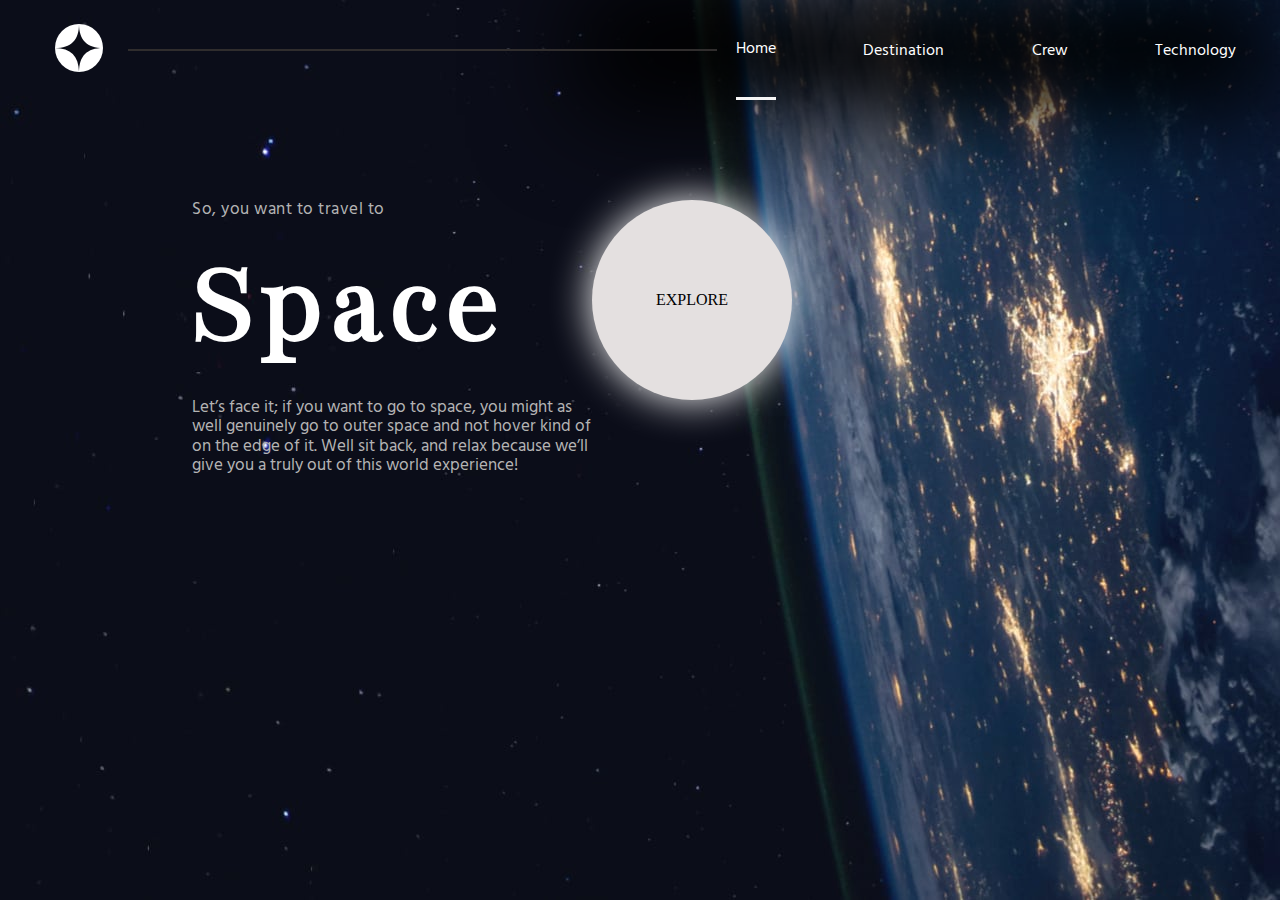
<file: index.html>
<!DOCTYPE html>
<html lang="en">
<head>
  <meta charset="UTF-8">
  <meta name="viewport" content="width=device-width, initial-scale=1.0">

  <link rel="icon" type="image/png" sizes="32x32" href="./assets/favicon-32x32.png">
  <link rel="stylesheet" href="normalize.css">
  <link rel="stylesheet" href="css/index.css">
  <link rel="preconnect" href="https://fonts.googleapis.com">
<link rel="preconnect" href="https://fonts.gstatic.com" crossorigin>
<link href="https://fonts.googleapis.com/css2?family=Bacasime+Antique&display=swap" rel="stylesheet">

  <link rel="preconnect" href="https://fonts.googleapis.com">
<link rel="preconnect" href="https://fonts.gstatic.com" crossorigin>
<link href="https://fonts.googleapis.com/css2?family=Hind+Madurai:wght@300&display=swap" rel="stylesheet">
  <title>Frontend Mentor | Space tourism website</title>
</head>
<body>
  <header class="header">

  <nav class="navegation">

  <figure class="logo__container">
    <img src="assets/shared/logo.svg" class="logo">
  </figure>

  <label for="menu_hamburger" class="label">
  <div class="hamburger"></div>

  </label>
    <input type="checkbox" id="menu_hamburger" class="menu">
    <div class="menu__form menu__form2">
      <div class="list__menu">
        <div class="list_form">
          <a  href="index.html" class="links">00 Home</a>
          <a  href="destination-moon.html" class="links">01 Destination</a>
          <a  href="crew-commander.html" class="links">02 Crew</a>
          <a  href="technology-capsule.html" class="links">03 Technology</a>
        </div>
      </div>
    </div>
<div class="container__links__tablet">
<a href="index.html" class="link_tablet home">Home</a>
<a href="destination-moon.html" class="link_tablet">Destination</a>
<a href="crew-commander.html" class="link_tablet">Crew</a>
<a href="technology-capsule.html" class="link_tablet">Technology</a>
<div class="background"></div>
<div class="line"></div>
</div>
  </nav>

<section class="section">
  <div class="container_text">
  <div class="container__text__h1">
    <p class="text text2">
      So, you want to travel to
    </p>
  </div>

  <div class="container__text__h1">
    <h1 class="title">
      Space
    </h1>
  </div>

  <div>
    <p class="text text3">
      Let’s face it; if you want to go to space, you might as well genuinely go to 
      outer space and not hover kind of on the edge of it. Well sit back, and relax 
      because we’ll give you a truly out of this world experience!
    </p>
  </div>
</div>

  <div class="explore__container">
    <a  href="#"class="explore__link"> Explore</a>
  </div>
</section>

</header>

</body>
</html>
</file>
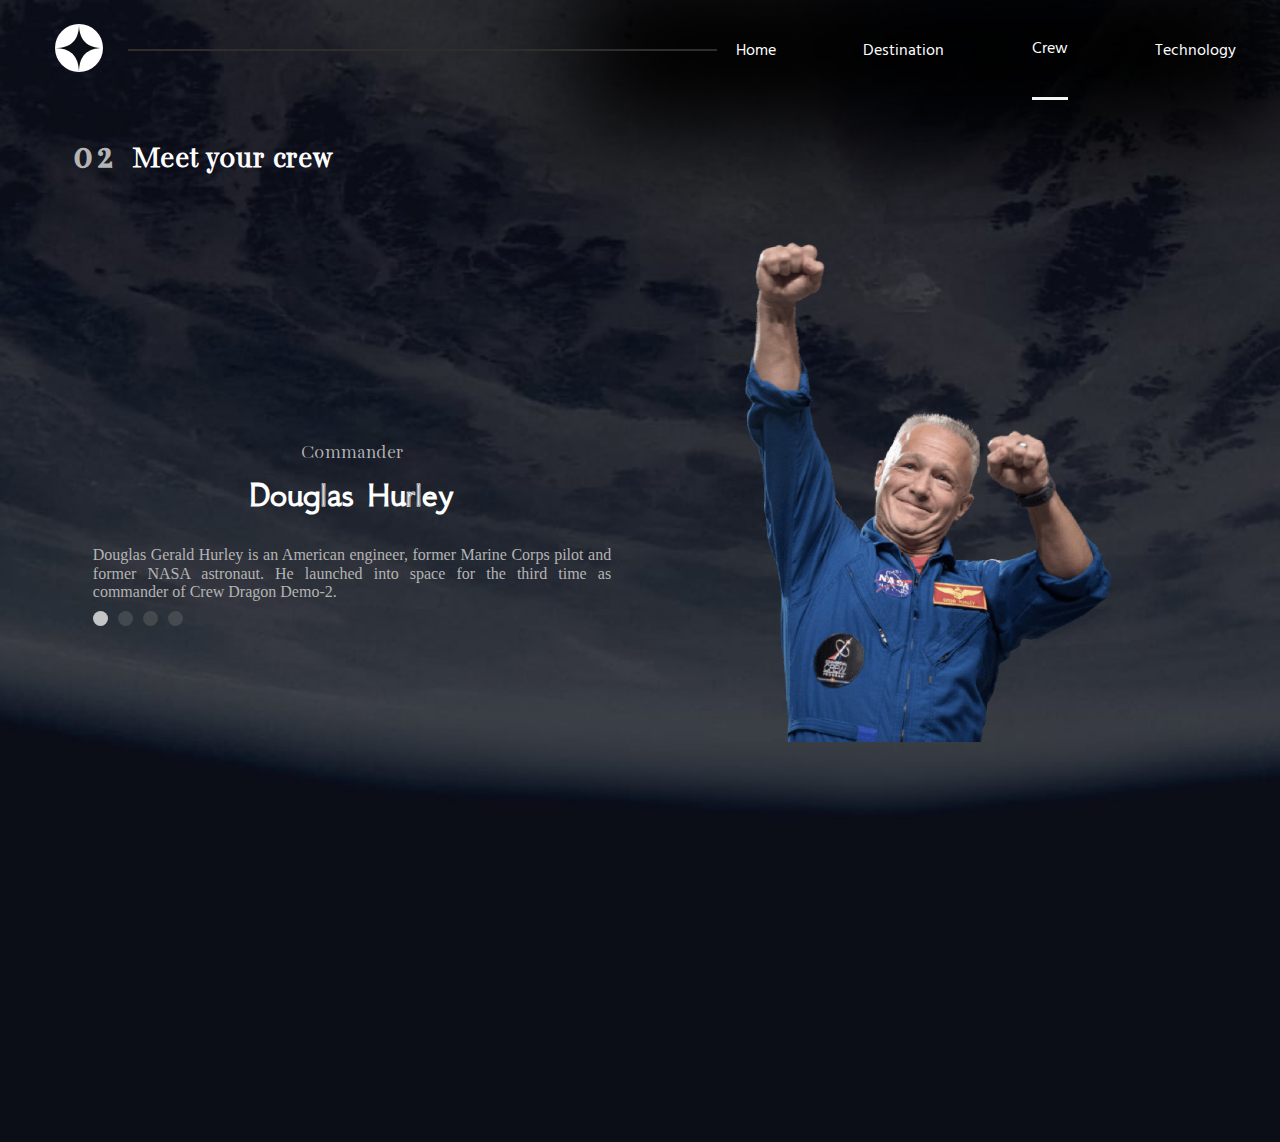
<file: crew-commander.html>
<!DOCTYPE html>
<html lang="en">
<head>
  <meta charset="UTF-8">
  <meta name="viewport" content="width=device-width, initial-scale=1.0">
  <link rel="icon" type="image/png" sizes="32x32" href="./assets/favicon-32x32.png">
  <link rel="stylesheet" href="normalize.css">
  <link rel="stylesheet" href="css/crew.css">
  <link rel="preconnect" href="https://fonts.googleapis.com">
<link rel="preconnect" href="https://fonts.gstatic.com" crossorigin>
<link href="https://fonts.googleapis.com/css2?family=Bacasime+Antique&display=swap" rel="stylesheet">
<link rel="preconnect" href="https://fonts.googleapis.com">
<link rel="preconnect" href="https://fonts.gstatic.com" crossorigin>
<link href="https://fonts.googleapis.com/css2?family=GFS+Neohellenic:wght@700&display=swap" rel="stylesheet">
  <link rel="preconnect" href="https://fonts.googleapis.com">
<link rel="preconnect" href="https://fonts.gstatic.com" crossorigin>
<link href="https://fonts.googleapis.com/css2?family=Hind+Madurai:wght@300&display=swap" rel="stylesheet">
  <title>Frontend Mentor | Space tourism website</title>
</head>
<body>
  <header class="header">

    <nav class="navegation">
  
    <figure class="logo__container">
      <img src="assets/shared/logo.svg" class="logo">
    </figure>
  
    <label for="menu_hamburger" class="label">
    <div class="hamburger"></div>
  
    </label>
      <input type="checkbox" id="menu_hamburger" class="menu">
      <div class="menu__form menu__form2">
        <div class="list__menu">
          <div class="list_form">
            <a  href="index.html" class="links">00 Home</a>
            <a  href="destination-moon.html" class="links">01 Destination</a>
            <a  href="crew-commander.html" class="links">02 Crew</a>
            <a  href="technology-capsule.html" class="links">03 Technology</a>
          </div>
        </div>
      </div>
  <div class="container__links__tablet">
  <a href="index.html" class="link_tablet">Home</a>
  <a href="destination-moon.html" class="link_tablet">Destination</a>
  <a href="/crew-commander.html" class="link_tablet home">Crew</a>
  <a href="technology-capsule.html" class="link_tablet">Technology</a>
  <div class="background"></div>
  <div class="line"></div>
  </div>
    </nav>
    <section class="container__section">
      <h1 class="h1__section"><span class="number">02</span> Meet your crew</h1>
      <article class="article_container">
        <div class="text_container">
        <span class="span__crew">Commander</span>
        <h2 class="h2__crew">Douglas Hurley</h2>
        <p class="text">Douglas Gerald Hurley is an American engineer, former Marine Corps pilot 
          and former NASA astronaut. He launched into space for the third time as 
          commander of Crew Dragon Demo-2.</p>
          <div class="circle__container">
           <a href="crew-commander.html"> <div class="circle circle__selected"></div></a>
           <a href="crew-pilot.html"> <div class="circle"></div></a>
           <a href="crew-specialist.html"> <div class="circle"></div></a>
           <a href="crew-engineer.html"><div class="circle"></div></a>
          </div>
      </div>
      <div class="img__container">
        <img src="assets/crew/image-douglas-hurley.png" class="img__crew">
      </div>
      </article>
    </section>
    </header>
</body>
</html>
</file>
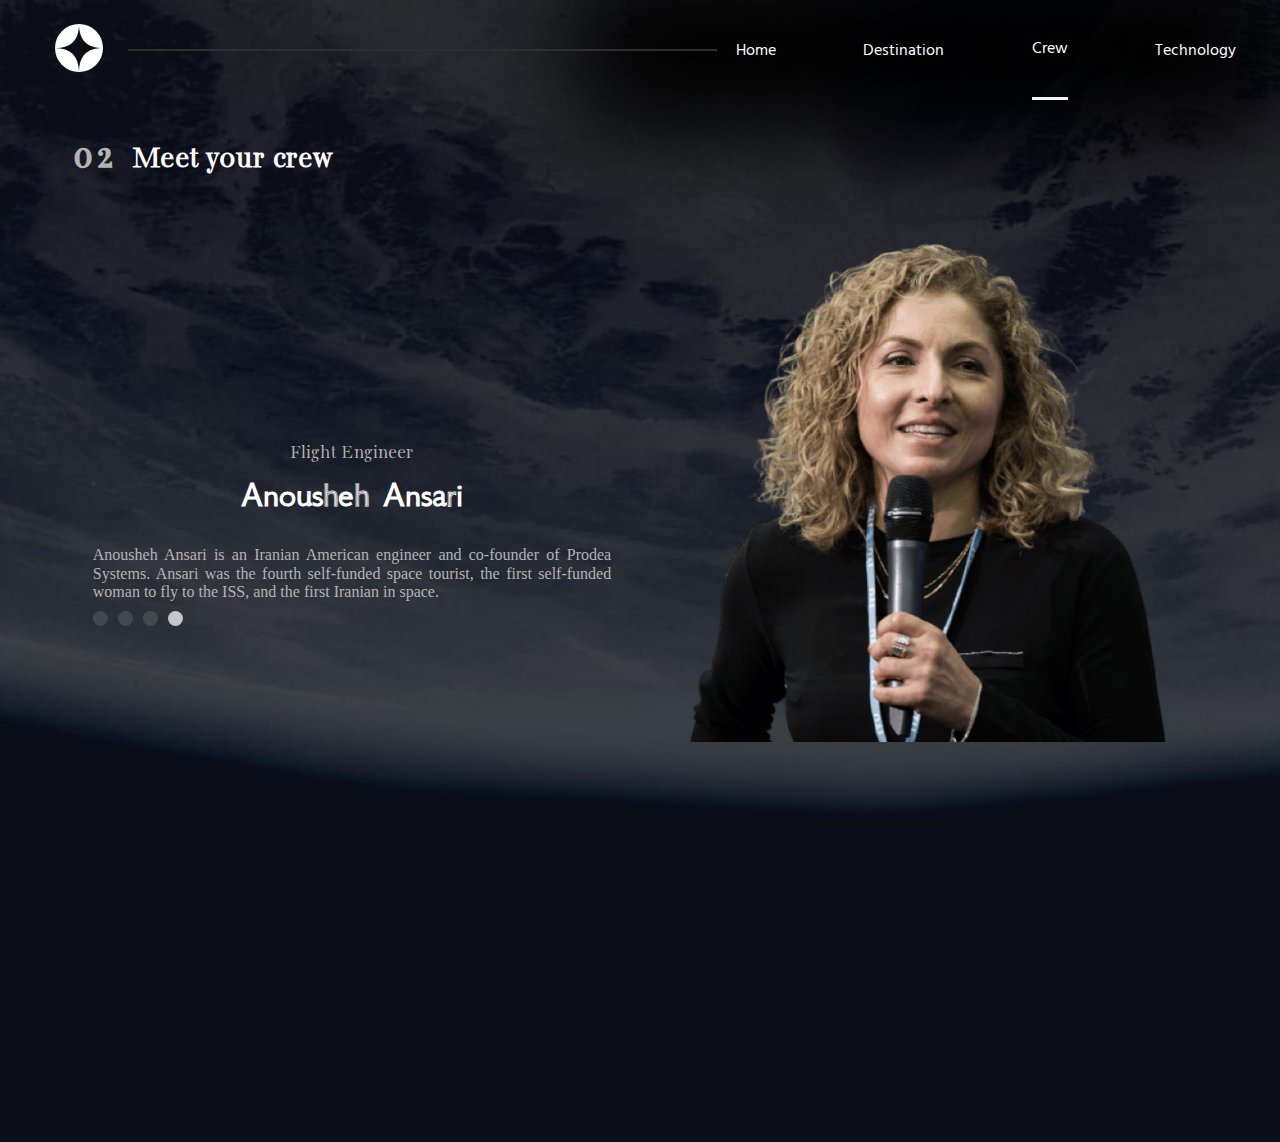
<file: crew-engineer.html>
<!DOCTYPE html>
<html lang="en">
<head>
  <meta charset="UTF-8">
  <meta name="viewport" content="width=device-width, initial-scale=1.0">
  <link rel="icon" type="image/png" sizes="32x32" href="./assets/favicon-32x32.png">
  <link rel="stylesheet" href="normalize.css">
  <link rel="stylesheet" href="css/crew.css">
  <link rel="preconnect" href="https://fonts.googleapis.com">
<link rel="preconnect" href="https://fonts.gstatic.com" crossorigin>
<link href="https://fonts.googleapis.com/css2?family=Bacasime+Antique&display=swap" rel="stylesheet">
<link rel="preconnect" href="https://fonts.googleapis.com">
<link rel="preconnect" href="https://fonts.gstatic.com" crossorigin>
<link href="https://fonts.googleapis.com/css2?family=GFS+Neohellenic:wght@700&display=swap" rel="stylesheet">
  <link rel="preconnect" href="https://fonts.googleapis.com">
<link rel="preconnect" href="https://fonts.gstatic.com" crossorigin>
<link href="https://fonts.googleapis.com/css2?family=Hind+Madurai:wght@300&display=swap" rel="stylesheet">
  <title>Frontend Mentor | Space tourism website</title>
</head>
<body>
  <header class="header">

    <nav class="navegation">
  
    <figure class="logo__container">
      <img src="assets/shared/logo.svg" class="logo">
    </figure>
  
    <label for="menu_hamburger" class="label">
    <div class="hamburger"></div>
  
    </label>
      <input type="checkbox" id="menu_hamburger" class="menu">
      <div class="menu__form menu__form2">
        <div class="list__menu">
          <div class="list_form">
            <a  href="index.html" class="links">00 Home</a>
            <a  href="destination-moon.html" class="links">01 Destination</a>
            <a  href="crew-commander.html" class="links">02 Crew</a>
            <a  href="technology-capsule.html" class="links">03 Technology</a>
          </div>
        </div>
      </div>
  <div class="container__links__tablet">
  <a href="index.html" class="link_tablet">Home</a>
  <a href="destination-moon.html" class="link_tablet">Destination</a>
  <a href="crew-commander.html" class="link_tablet home">Crew</a>
  <a href="technology-capsule.html" class="link_tablet">Technology</a>
  <div class="background"></div>
  <div class="line"></div>
  </div>
    </nav>
    <section class="container__section">
      <h1 class="h1__section"><span class="number">02</span> Meet your crew</h1>
      <article class="article_container">
        <div class="text_container">
        <span class="span__crew">Flight Engineer</span>
        <h2 class="h2__crew"> Anousheh Ansari</h2>
        <p class="text">Anousheh Ansari is an Iranian American engineer and co-founder of Prodea Systems. 
          Ansari was the fourth self-funded space tourist, the first self-funded woman to 
          fly to the ISS, and the first Iranian in space. </p>
          <div class="circle__container">
           <a href="crew-commander.html"> <div class="circle "></div></a>
           <a href="crew-pilot.html"> <div class="circle"></div></a>
           <a href="crew-specialist.html"> <div class="circle"></div></a>
           <a href="crew-engineer.html"><div class="circle circle__selected"></div></a>
          </div>
      </div>
      <div class="img__container">
        <img src="assets/crew/image-anousheh-ansari.png" class="img__crew">
      </div>
      </article>
    </section>
  </header>
</body>
</html>
</file>
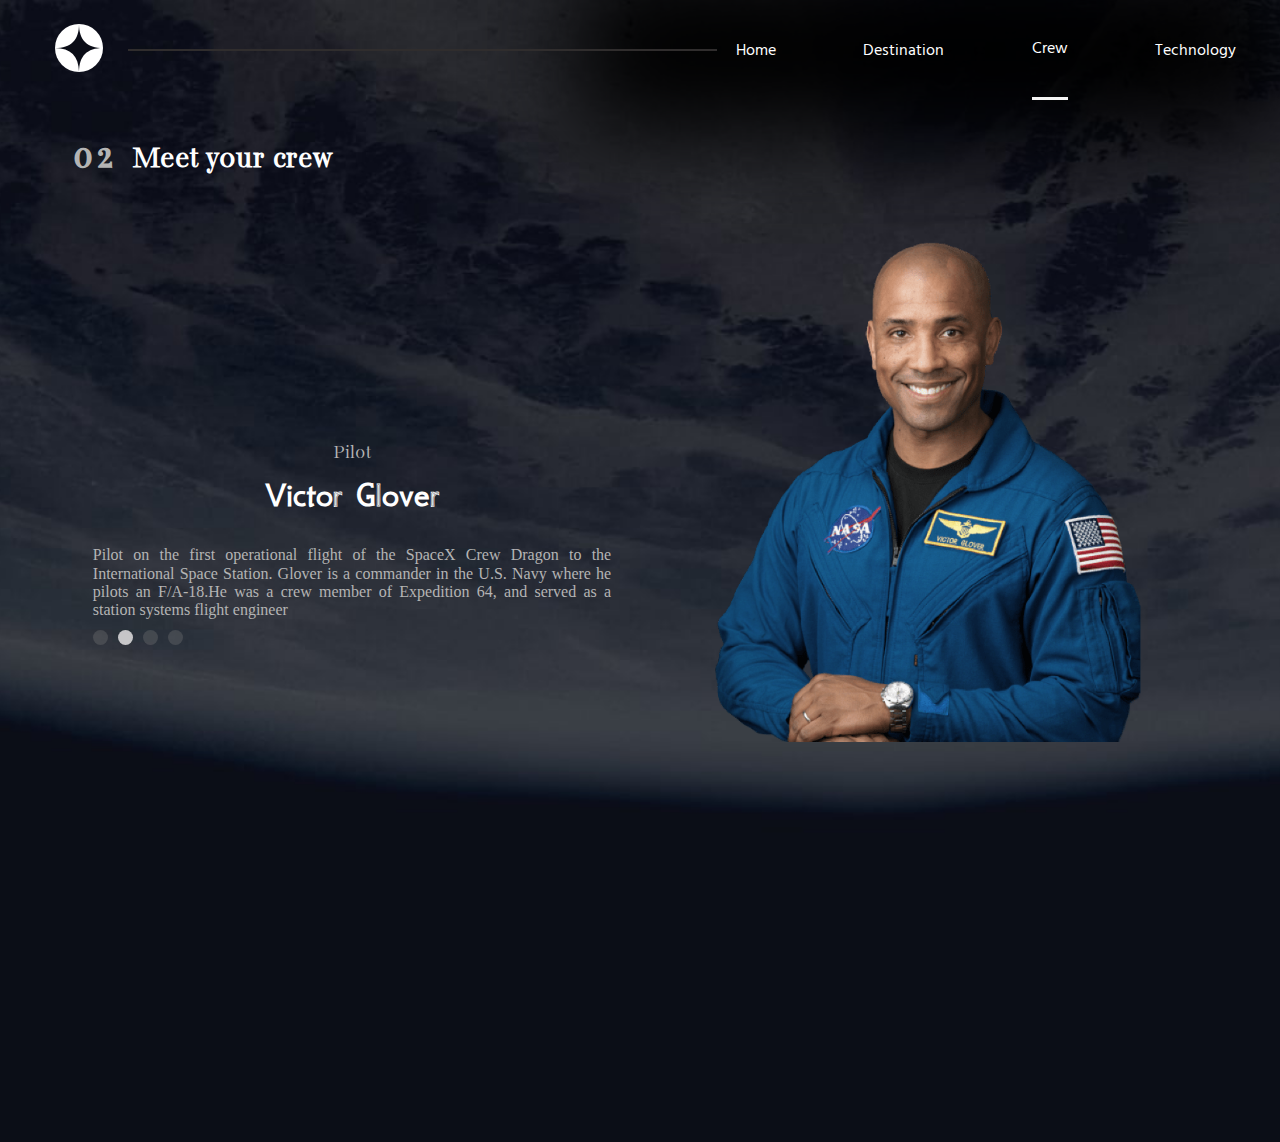
<file: crew-pilot.html>
<!DOCTYPE html>
<html lang="en">
<head>
  <meta charset="UTF-8">
  <meta name="viewport" content="width=device-width, initial-scale=1.0">
  <link rel="icon" type="image/png" sizes="32x32" href="./assets/favicon-32x32.png">
  <link rel="stylesheet" href="normalize.css">
  <link rel="stylesheet" href="css/crew.css">
  <link rel="preconnect" href="https://fonts.googleapis.com">
<link rel="preconnect" href="https://fonts.gstatic.com" crossorigin>
<link href="https://fonts.googleapis.com/css2?family=Bacasime+Antique&display=swap" rel="stylesheet">
<link rel="preconnect" href="https://fonts.googleapis.com">
<link rel="preconnect" href="https://fonts.gstatic.com" crossorigin>
<link href="https://fonts.googleapis.com/css2?family=GFS+Neohellenic:wght@700&display=swap" rel="stylesheet">
  <link rel="preconnect" href="https://fonts.googleapis.com">
<link rel="preconnect" href="https://fonts.gstatic.com" crossorigin>
<link href="https://fonts.googleapis.com/css2?family=Hind+Madurai:wght@300&display=swap" rel="stylesheet">
  <title>Frontend Mentor | Space tourism website</title>
</head>
<body>
  <header class="header">

    <nav class="navegation">
  
    <figure class="logo__container">
      <img src="assets/shared/logo.svg" class="logo">
    </figure>
  
    <label for="menu_hamburger" class="label">
    <div class="hamburger"></div>
  
    </label>
      <input type="checkbox" id="menu_hamburger" class="menu">
      <div class="menu__form menu__form2">
        <div class="list__menu">
          <div class="list_form">
            <a  href="index.html" class="links">00 Home</a>
            <a  href="destination-moon.html" class="links">01 Destination</a>
            <a  href="crew-commander.html" class="links">02 Crew</a>
            <a  href="technology-capsule.html" class="links">03 Technology</a>
          </div>
        </div>
      </div>
  <div class="container__links__tablet">
  <a href="index.html" class="link_tablet">Home</a>
  <a href="destination-moon.html" class="link_tablet">Destination</a>
  <a href="crew-commander.html" class="link_tablet home">Crew</a>
  <a href="technology-capsule.html" class="link_tablet">Technology</a>
  <div class="background"></div>
  <div class="line"></div>
  </div>
    </nav>
    <section class="container__section">
      <h1 class="h1__section"><span class="number">02</span> Meet your crew</h1>
      <article class="article_container">
        <div class="text_container">
        <span class="span__crew">Pilot</span>
        <h2 class="h2__crew">Victor Glover</h2>
        <p class="text">Pilot on the first operational flight of the SpaceX Crew Dragon to the 
          International Space Station. Glover is a commander in the U.S. Navy where 
          he pilots an F/A-18.He was a crew member of Expedition 64, and served as a 
          station systems flight engineer </p>
          <div class="circle__container">
           <a href="crew-commander.html"> <div class="circle "></div></a>
           <a href="crew-pilot.html"> <div class="circle circle__selected"></div></a>
           <a href="crew-specialist.html"> <div class="circle"></div></a>
           <a href="crew-engineer.html"><div class="circle "></div></a>
          </div>
      </div>
      <div class="img__container">
        <img src="assets/crew/image-victor-glover.png" class="img__crew">
      </div>
      </article>
    </section>
    <header>
</body>
</html>
</file>
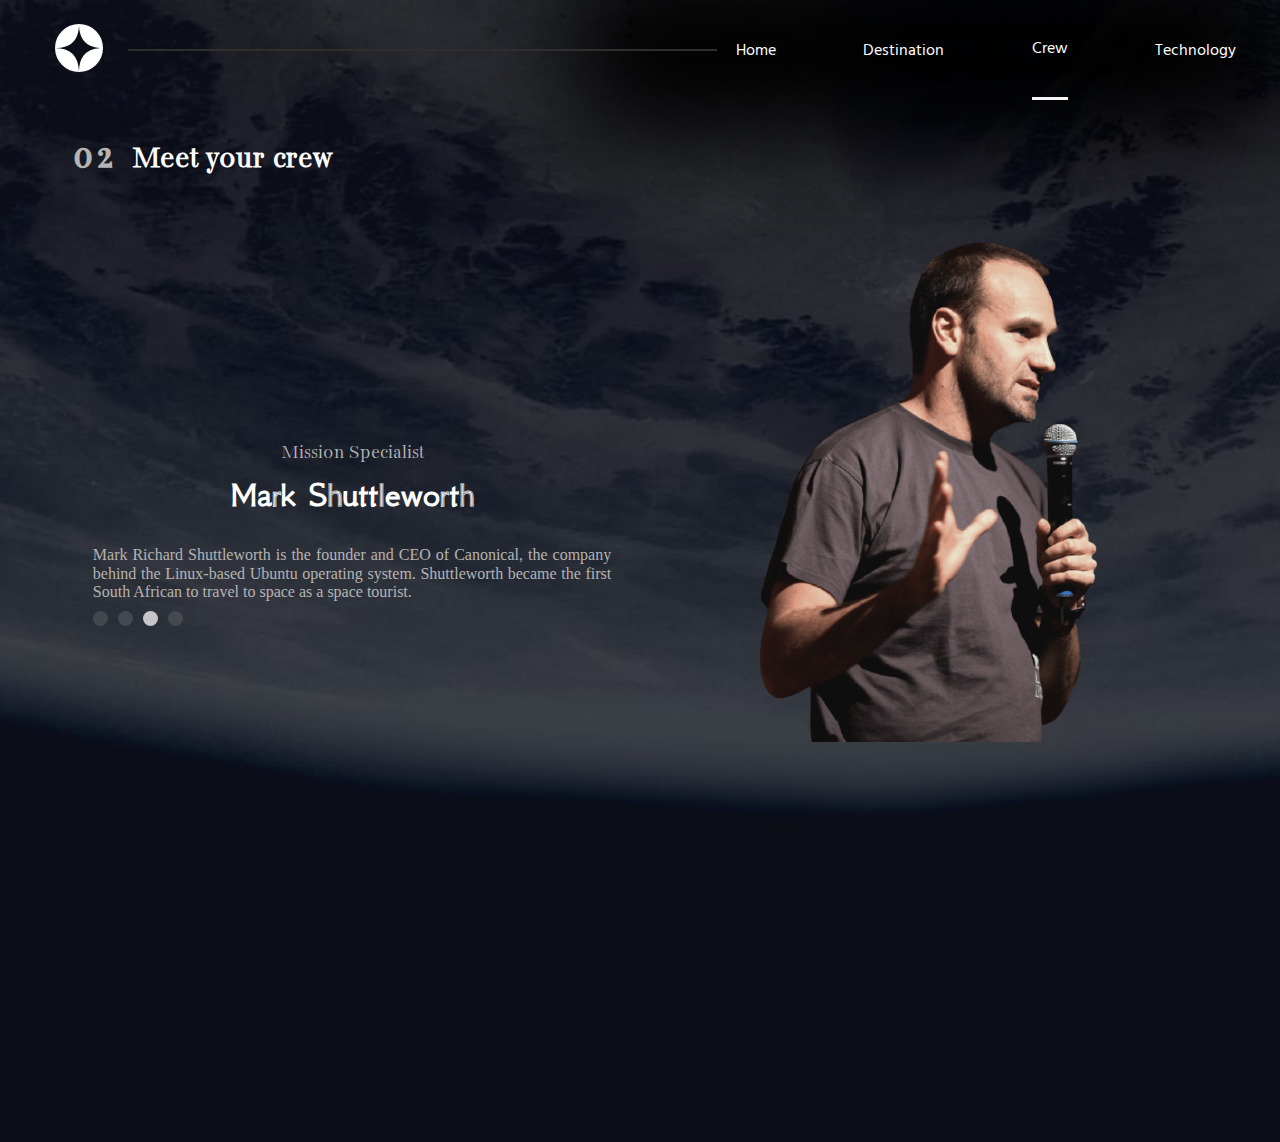
<file: crew-specialist.html>
<!DOCTYPE html>
<html lang="en">
<head>
  <meta charset="UTF-8">
  <meta name="viewport" content="width=device-width, initial-scale=1.0">
  <link rel="icon" type="image/png" sizes="32x32" href="./assets/favicon-32x32.png">
  <link rel="stylesheet" href="normalize.css">
  <link rel="stylesheet" href="css/crew.css">
  <link rel="preconnect" href="https://fonts.googleapis.com">
<link rel="preconnect" href="https://fonts.gstatic.com" crossorigin>
<link href="https://fonts.googleapis.com/css2?family=Bacasime+Antique&display=swap" rel="stylesheet">
<link rel="preconnect" href="https://fonts.googleapis.com">
<link rel="preconnect" href="https://fonts.gstatic.com" crossorigin>
<link href="https://fonts.googleapis.com/css2?family=GFS+Neohellenic:wght@700&display=swap" rel="stylesheet">
  <link rel="preconnect" href="https://fonts.googleapis.com">
<link rel="preconnect" href="https://fonts.gstatic.com" crossorigin>
<link href="https://fonts.googleapis.com/css2?family=Hind+Madurai:wght@300&display=swap" rel="stylesheet">
  <title>Frontend Mentor | Space tourism website</title>
</head>
<body>
  <header class="header">

    <nav class="navegation">
  
    <figure class="logo__container">
      <img src="assets/shared/logo.svg" class="logo">
    </figure>
  
    <label for="menu_hamburger" class="label">
    <div class="hamburger"></div>
  
    </label>
      <input type="checkbox" id="menu_hamburger" class="menu">
      <div class="menu__form menu__form2">
        <div class="list__menu">
          <div class="list_form">
            <a  href="index.html" class="links">00 Home</a>
            <a  href="destination-moon.html" class="links">01 Destination</a>
            <a  href="crew-commander.html" class="links">02 Crew</a>
            <a  href="technology-capsule.html" class="links">03 Technology</a>
          </div>
        </div>
      </div>
  <div class="container__links__tablet">
  <a href="index.html" class="link_tablet">Home</a>
  <a href="destination-moon.html" class="link_tablet">Destination</a>
  <a href="crew-commander.html" class="link_tablet home">Crew</a>
  <a href="technology-capsule.html" class="link_tablet">Technology</a>
  <div class="background"></div>
  <div class="line"></div>
  </div>
    </nav>
    <section class="container__section">
      <h1 class="h1__section"><span class="number">02</span> Meet your crew</h1>
      <article class="article_container">
        <div class="text_container">
        <span class="span__crew">Mission Specialist</span>
        <h2 class="h2__crew">Mark Shuttleworth</h2>
        <p class="text">Mark Richard Shuttleworth is the founder and CEO of Canonical, the company behind 
          the Linux-based Ubuntu operating system. Shuttleworth became the first South 
          African to travel to space as a space tourist.</p>
          <div class="circle__container">
           <a href="crew-commander.html"> <div class="circle "></div></a>
           <a href="crew-pilot.html"> <div class="circle "></div></a>
           <a href="crew-specialist.html"> <div class="circle circle__selected"></div></a>
           <a href="crew-engineer.html"><div class="circle "></div></a>
          </div>
      </div>
      <div class="img__container">
        <img src="assets/crew/image-mark-shuttleworth.png" class="img__crew">
      </div>
      </article>
    </section>
    </header>
</body>
</html>
</file>
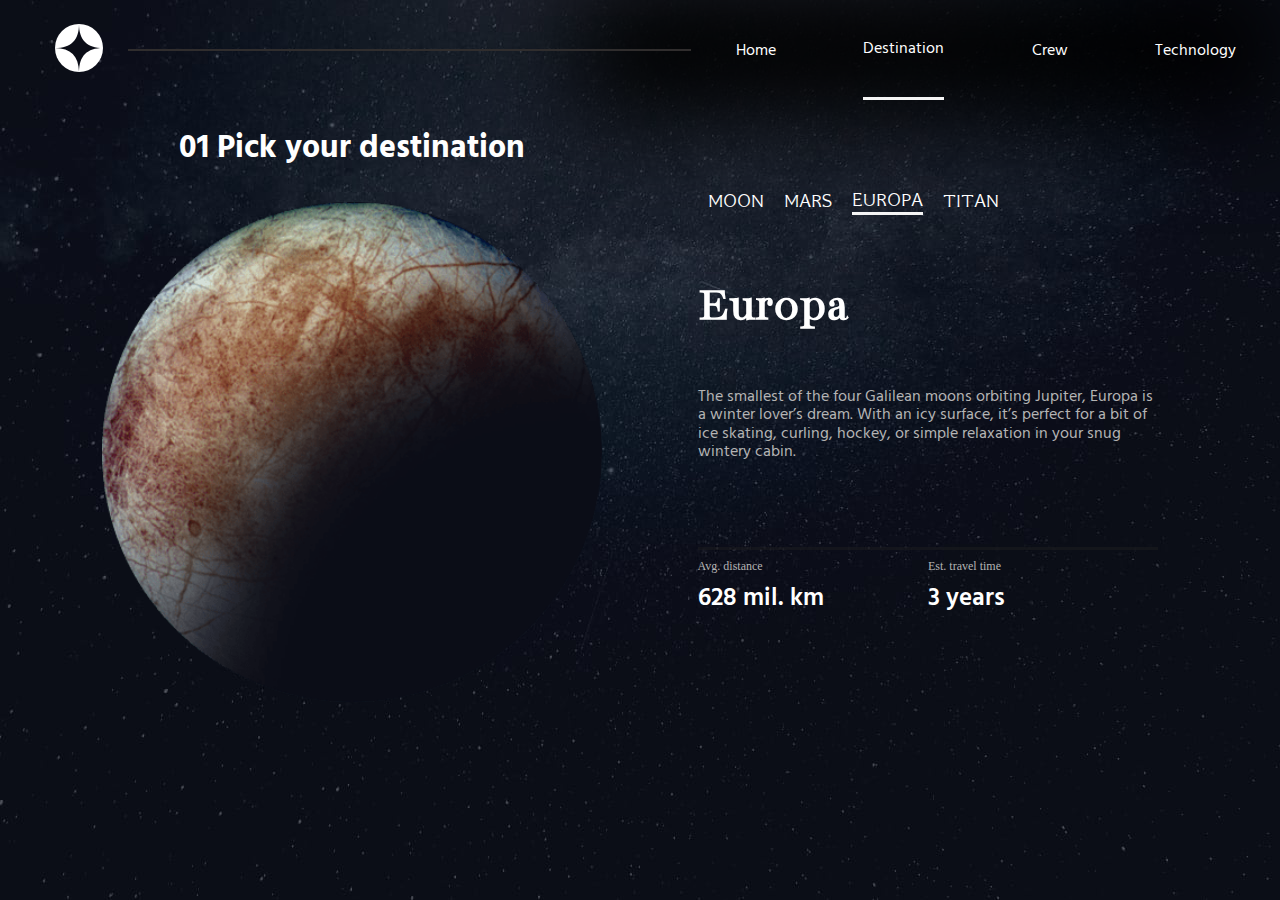
<file: destination-europa.html>
<!DOCTYPE html>
<html lang="en">
<head>
  <meta charset="UTF-8">
  <meta name="viewport" content="width=device-width, initial-scale=1.0">

  <link rel="icon" type="image/png" sizes="32x32" href="./assets/favicon-32x32.png">
  <link rel="stylesheet" href="normalize.css">
  <link rel="stylesheet" href="css/destination-moon.css">
  <link rel="preconnect" href="https://fonts.googleapis.com">
<link rel="preconnect" href="https://fonts.gstatic.com" crossorigin>
<link href="https://fonts.googleapis.com/css2?family=Bacasime+Antique&display=swap" rel="stylesheet">
<link rel="preconnect" href="https://fonts.googleapis.com">
<link rel="preconnect" href="https://fonts.gstatic.com" crossorigin>
<link href="https://fonts.googleapis.com/css2?family=GFS+Neohellenic:wght@700&display=swap" rel="stylesheet">
  <link rel="preconnect" href="https://fonts.googleapis.com">
<link rel="preconnect" href="https://fonts.gstatic.com" crossorigin>
<link href="https://fonts.googleapis.com/css2?family=Hind+Madurai:wght@300&display=swap" rel="stylesheet">
  
  <title>Frontend Mentor | Space tourism website</title>
</head>
<body>
  <header class="header">

    <nav class="navegation">
  
    <figure class="logo__container">
      <img src="assets/shared/logo.svg" class="logo">
    </figure>
  
    <label for="menu_hamburger" class="label">
    <div class="hamburger"></div>
  
    </label>
      <input type="checkbox" id="menu_hamburger" class="menu" >
      <div class="menu__form menu__form2">
        <div class="list__menu">
          <div class="list_form">
            <a  href="index.html" class="links">00 Home</a>
            <a  href="destination-moon.html" class="links">01 Destination</a>
            <a  href="crew-commander.html" class="links">02 Crew</a>
            <a  href="technology-capsule.html" class="links">03 Technology</a>
          </div>
        </div>
      </div>
  <div class="container__links__tablet">
  <a href="index.html" class="link_tablet home">Home</a>
  <a href="destination-moon.html" class="link_tablet destination">Destination</a>
  <a href="crew-commander.html" class="link_tablet">Crew</a>
  <a href="technology-capsule.html" class="link_tablet">Technology</a>
  <div class="background"></div>
  <div class="line"></div>
  </div>
    </nav>

    <section class="section">
    <h1 class="title__h1">  01 Pick your destination</h1>
    <article class="article"> 
      <figure class="container__img">
        <img src="assets/destination/image-europa.png" class="img__moon">
      </figure>
      <nav class="navegation2">
        <a href="destination-moon.html" class="links__pages ">MOON</a>
        <a href="destination-mars.html" class="links__pages">MARS</a>
        <a href="destination-europa.html" class="links__pages selected">EUROPA</a>
        <a href="destination-titan.html" class="links__pages">TITAN</a>
      </nav>
      <div class="container__Text">
        <h2 class="site">Europa</h2>
        <p class="text"> The smallest of the four Galilean moons orbiting Jupiter, Europa is a 
          winter lover’s dream. With an icy surface, it’s perfect for a bit of 
          ice skating, curling, hockey, or simple relaxation in your snug 
          wintery cabin.</p>

          <div class="container___data">
            <div class="data_min_cont">
              <p class="data1">Avg. distance</p>
              <p class="data2">628 mil. km</p>
            </div>
            <div class="data_min_cont">
              <p class="data1">Est. travel time</p>
              <p class="data2">3 years</p>
            </div>
          </div>
        </div>
    </article>
    </section>
    </header>
</body>
</html>
</file>
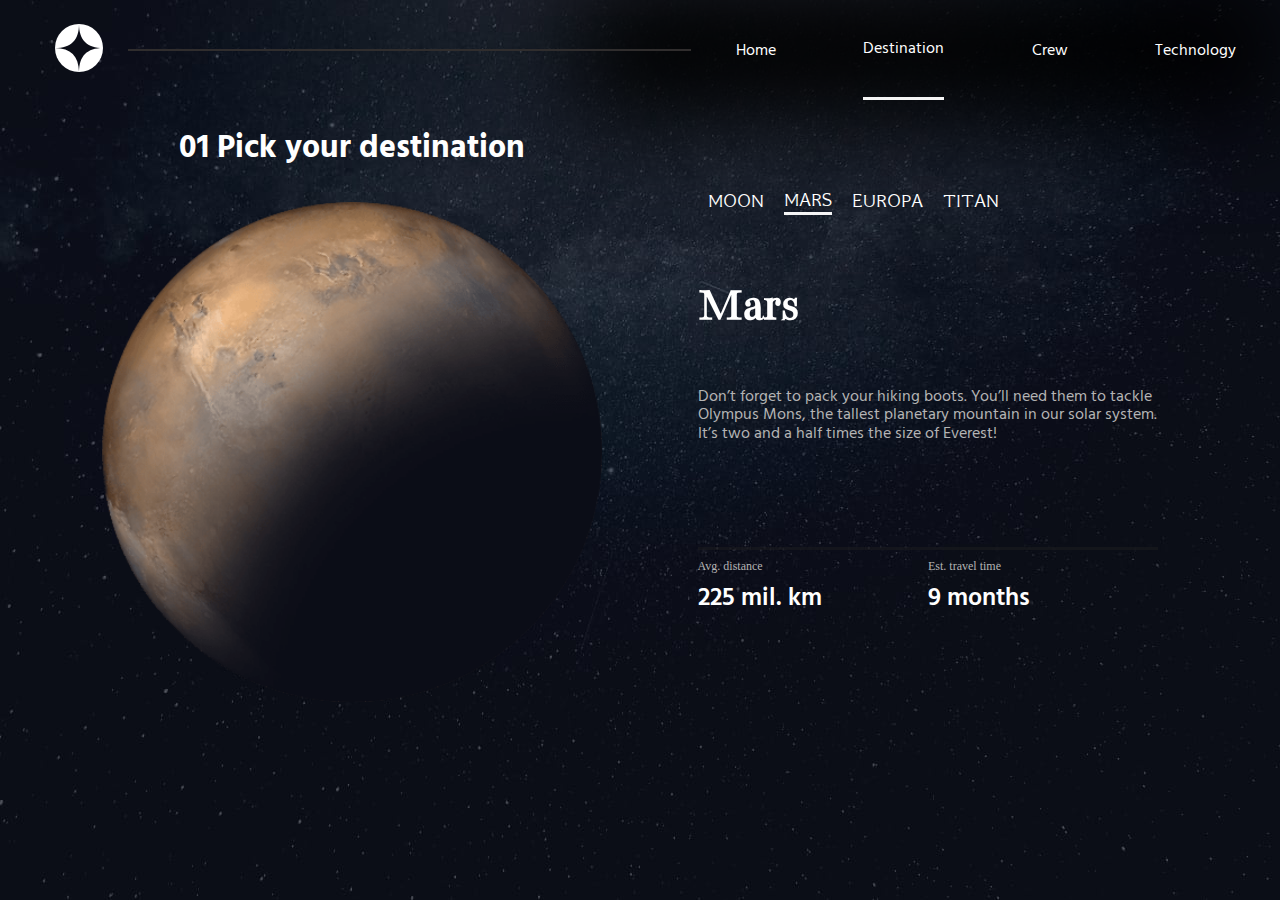
<file: destination-mars.html>
<!DOCTYPE html>
<html lang="en">
<head>
  <meta charset="UTF-8">
  <meta name="viewport" content="width=device-width, initial-scale=1.0">

  <link rel="icon" type="image/png" sizes="32x32" href="./assets/favicon-32x32.png">
  <link rel="stylesheet" href="normalize.css">
  <link rel="stylesheet" href="css/destination-moon.css">
  <link rel="preconnect" href="https://fonts.googleapis.com">
<link rel="preconnect" href="https://fonts.gstatic.com" crossorigin>
<link href="https://fonts.googleapis.com/css2?family=Bacasime+Antique&display=swap" rel="stylesheet">
<link rel="preconnect" href="https://fonts.googleapis.com">
<link rel="preconnect" href="https://fonts.gstatic.com" crossorigin>
<link href="https://fonts.googleapis.com/css2?family=GFS+Neohellenic:wght@700&display=swap" rel="stylesheet">
  <link rel="preconnect" href="https://fonts.googleapis.com">
<link rel="preconnect" href="https://fonts.gstatic.com" crossorigin>
<link href="https://fonts.googleapis.com/css2?family=Hind+Madurai:wght@300&display=swap" rel="stylesheet">
  
  <title>Frontend Mentor | Space tourism website</title>
</head>
<body>
  <header class="header">

    <nav class="navegation">
  
    <figure class="logo__container">
      <img src="assets/shared/logo.svg" class="logo">
    </figure>
  
    <label for="menu_hamburger" class="label">
    <div class="hamburger"></div>
  
    </label>
      <input type="checkbox" id="menu_hamburger" class="menu" >
      <div class="menu__form menu__form2">
        <div class="list__menu">
          <div class="list_form">
            <a  href="index.html" class="links">00 Home</a>
            <a  href="destination-moon.html" class="links">01 Destination</a>
            <a  href="crew-commander.html" class="links">02 Crew</a>
            <a  href="technology-capsule.html" class="links">03 Technology</a>
          </div>
        </div>
      </div>
  <div class="container__links__tablet">
  <a href="index.html" class="link_tablet home">Home</a>
  <a href="destination-moon.html" class="link_tablet destination">Destination</a>
  <a href="crew-commander.html" class="link_tablet">Crew</a>
  <a href="technology-capsule.html" class="link_tablet">Technology</a>
  <div class="background"></div>
  <div class="line"></div>
  </div>
    </nav>

    <section class="section">
    <h1 class="title__h1">  01 Pick your destination</h1>
    <article class="article"> 
      <figure class="container__img">
        <img src="assets/destination/image-mars.png" class="img__moon">
      </figure>
      <nav class="navegation2">
        <a href="destination-moon.html" class="links__pages ">MOON</a>
        <a href="destination-mars.html" class="links__pages selected">MARS</a>
        <a href="destination-europa.html" class="links__pages">EUROPA</a>
        <a href="destination-titan.html" class="links__pages">TITAN</a>
      </nav>
      <div class="container__Text">
        <h2 class="site">Mars</h2>
        <p class="text"> Don’t forget to pack your hiking boots. You’ll need them to tackle Olympus Mons, 
          the tallest planetary mountain in our solar system. It’s two and a half times 
          the size of Everest!</p>

          <div class="container___data">
            <div class="data_min_cont">
              <p class="data1">Avg. distance</p>
              <p class="data2">225 mil. km</p>
            </div>
            <div class="data_min_cont">
              <p class="data1">Est. travel time</p>
              <p class="data2">9 months</p>
            </div>
          </div>
        </div>
    </article>
    </section>
    </header>
</body>

</html>
</file>
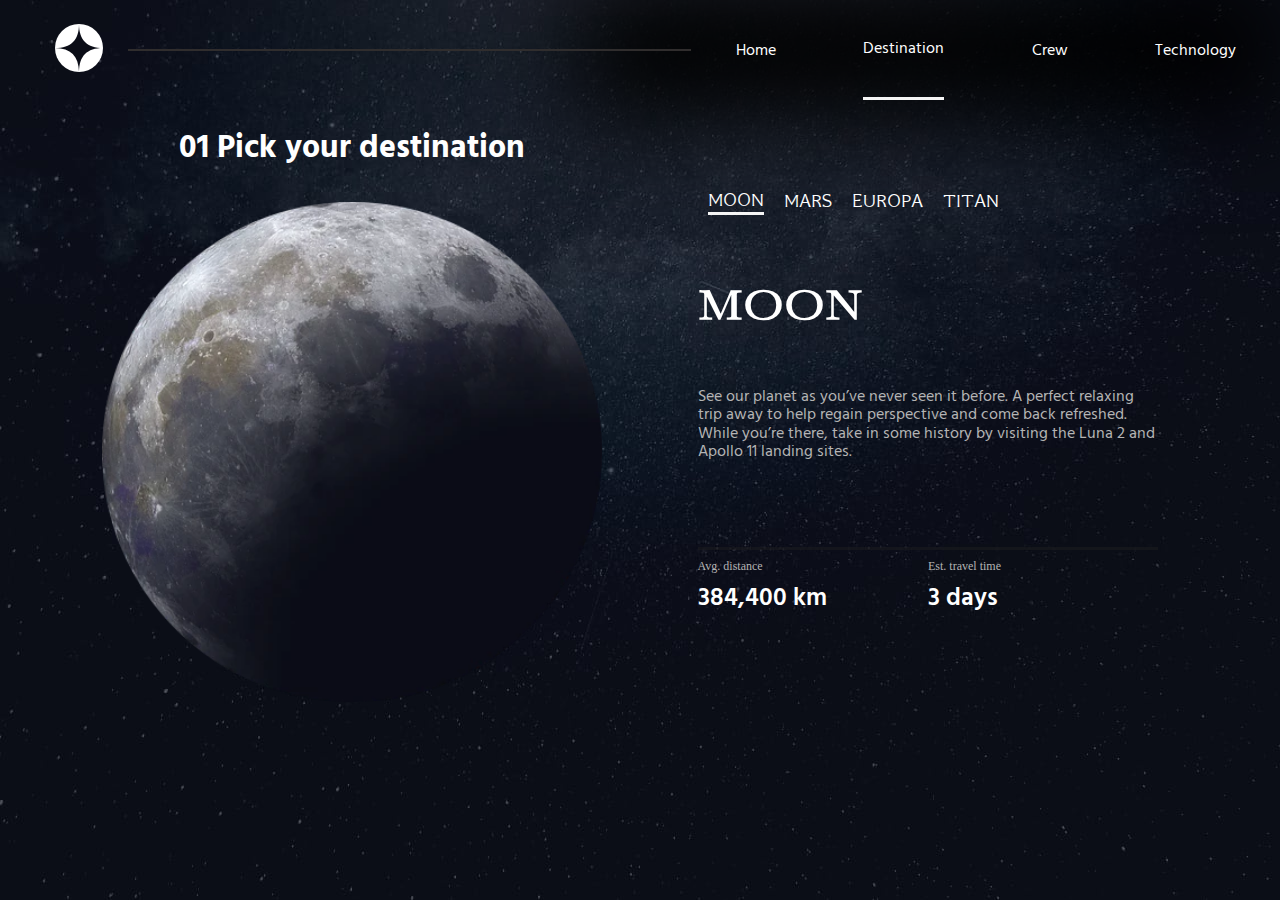
<file: destination-moon.html>
<!DOCTYPE html>
<html lang="en">
<head>
  <meta charset="UTF-8">
  <meta name="viewport" content="width=device-width, initial-scale=1.0">

  <link rel="icon" type="image/png" sizes="32x32" href="./assets/favicon-32x32.png">
  <link rel="stylesheet" href="normalize.css">
  <link rel="stylesheet" href="css/destination-moon.css">
  <link rel="preconnect" href="https://fonts.googleapis.com">
<link rel="preconnect" href="https://fonts.gstatic.com" crossorigin>
<link href="https://fonts.googleapis.com/css2?family=Bacasime+Antique&display=swap" rel="stylesheet">
<link rel="preconnect" href="https://fonts.googleapis.com">
<link rel="preconnect" href="https://fonts.gstatic.com" crossorigin>
<link href="https://fonts.googleapis.com/css2?family=GFS+Neohellenic:wght@700&display=swap" rel="stylesheet">
  <link rel="preconnect" href="https://fonts.googleapis.com">
<link rel="preconnect" href="https://fonts.gstatic.com" crossorigin>
<link href="https://fonts.googleapis.com/css2?family=Hind+Madurai:wght@300&display=swap" rel="stylesheet">
  
  <title>Frontend Mentor | Space tourism website</title>
</head>
<body>
  <header class="header">

    <nav class="navegation">
  
    <figure class="logo__container">
      <img src="assets/shared/logo.svg" class="logo">
    </figure>
  
    <label for="menu_hamburger" class="label">
    <div class="hamburger"></div>
  
    </label>
      <input type="checkbox" id="menu_hamburger" class="menu" >
      <div class="menu__form menu__form2">
        <div class="list__menu">
          <div class="list_form">
            <a  href="index.html" class="links">00 Home</a>
            <a  href="destination-moon.html" class="links">01 Destination</a>
            <a  href="crew-commander.html" class="links">02 Crew</a>
            <a  href="technology-capsule.html" class="links">03 Technology</a>
          </div>
        </div>
      </div>
  <div class="container__links__tablet">
  <a href="index.html" class="link_tablet home">Home</a>
  <a href="destination-moon.html" class="link_tablet destination">Destination</a>
  <a href="crew-commander.html" class="link_tablet">Crew</a>
  <a href="technology-capsule.html" class="link_tablet">Technology</a>
  <div class="background"></div>
  <div class="line"></div>
  </div>
    </nav>

    <section class="section">
    <h1 class="title__h1">  01 Pick your destination</h1>
    <article class="article"> 
      <figure class="container__img">
        <img src="assets/destination/image-moon.webp" class="img__moon">
      </figure>
      <nav class="navegation2">
        <a href="destination-moon.html" class="links__pages selected">MOON</a>
        <a href="destination-mars.html" class="links__pages">MARS</a>
        <a href="destination-europa.html" class="links__pages">EUROPA</a>
        <a href="destination-titan.html" class="links__pages">TITAN</a>
      </nav>
      <div class="container__Text">
        <h2 class="site">MOON</h2>
        <p class="text">See our planet as you’ve never seen it before. A perfect relaxing trip away to help 
          regain perspective and come back refreshed. While you’re there, take in some history 
          by visiting the Luna 2 and Apollo 11 landing sites.</p>

          <div class="container___data">
            <div class="data_min_cont">
              <p class="data1">Avg. distance</p>
              <p class="data2">384,400 km</p>
            </div>
            <div class="data_min_cont">
              <p class="data1">Est. travel time</p>
              <p class="data2">3 days</p>
            </div>
          </div>
        </div>
    </article>
    </section>
  </header>
</body>
</html>
</file>
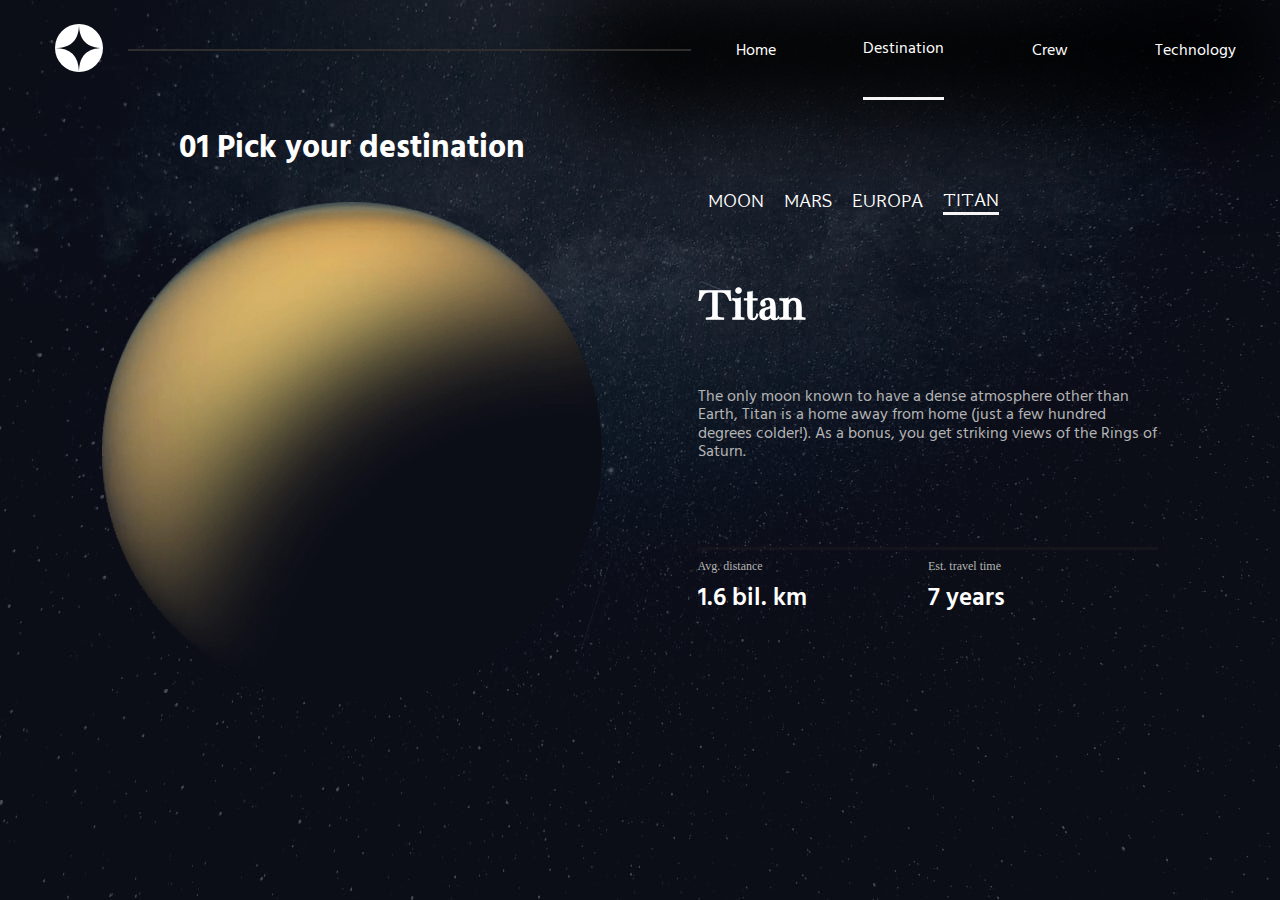
<file: destination-titan.html>
<!DOCTYPE html>
<html lang="en">
<head>
  <meta charset="UTF-8">
  <meta name="viewport" content="width=device-width, initial-scale=1.0">

  <link rel="icon" type="image/png" sizes="32x32" href="./assets/favicon-32x32.png">
  <link rel="stylesheet" href="normalize.css">
  <link rel="stylesheet" href="css/destination-moon.css">
  <link rel="preconnect" href="https://fonts.googleapis.com">
<link rel="preconnect" href="https://fonts.gstatic.com" crossorigin>
<link href="https://fonts.googleapis.com/css2?family=Bacasime+Antique&display=swap" rel="stylesheet">
<link rel="preconnect" href="https://fonts.googleapis.com">
<link rel="preconnect" href="https://fonts.gstatic.com" crossorigin>
<link href="https://fonts.googleapis.com/css2?family=GFS+Neohellenic:wght@700&display=swap" rel="stylesheet">
  <link rel="preconnect" href="https://fonts.googleapis.com">
<link rel="preconnect" href="https://fonts.gstatic.com" crossorigin>
<link href="https://fonts.googleapis.com/css2?family=Hind+Madurai:wght@300&display=swap" rel="stylesheet">
  
  <title>Frontend Mentor | Space tourism website</title>
</head>
<body>
  <header class="header">

    <nav class="navegation">
  
    <figure class="logo__container">
      <img src="assets/shared/logo.svg" class="logo">
    </figure>
  
    <label for="menu_hamburger" class="label">
    <div class="hamburger"></div>
  
    </label>
      <input type="checkbox" id="menu_hamburger" class="menu" >
      <div class="menu__form menu__form2">
        <div class="list__menu">
          <div class="list_form">
            <a  href="index.html" class="links">00 Home</a>
            <a  href="destination-moon.html" class="links">01 Destination</a>
            <a  href="crew-commander.html" class="links">02 Crew</a>
            <a  href="technology-capsule.html" class="links">03 Technology</a>
          </div>
        </div>
      </div>
  <div class="container__links__tablet">
  <a href="index.html" class="link_tablet home">Home</a>
  <a href="destination-moon.html" class="link_tablet destination">Destination</a>
  <a href="crew-commander.html" class="link_tablet">Crew</a>
  <a href="technology-capsule.html" class="link_tablet">Technology</a>
  <div class="background"></div>
  <div class="line"></div>
  </div>
    </nav>

    <section class="section">
    <h1 class="title__h1">  01 Pick your destination</h1>
    <article class="article"> 
      <figure class="container__img">
        <img src="assets/destination/image-titan.png" class="img__moon">
      </figure>
      <nav class="navegation2">
        <a href="destination-moon.html" class="links__pages ">MOON</a>
        <a href="destination-mars.html" class="links__pages">MARS</a>
        <a href="destination-europa.html" class="links__pages">EUROPA</a>
        <a href="destination-titan.html" class="links__pages selected">TITAN</a>
      </nav>
      <div class="container__Text">
        <h2 class="site">Titan</h2>
        <p class="text">The only moon known to have a dense atmosphere other than Earth, Titan 
          is a home away from home (just a few hundred degrees colder!). As a 
          bonus, you get striking views of the Rings of Saturn.
        </p>

          <div class="container___data">
            <div class="data_min_cont">
              <p class="data1">Avg. distance</p>
              <p class="data2">1.6 bil. km</p>
            </div>
            <div class="data_min_cont">
              <p class="data1">Est. travel time</p>
              <p class="data2">7 years</p>
            </div>
          </div>
        </div>
    </article>
    </section>
    </header>
</body>
</html>
</file>
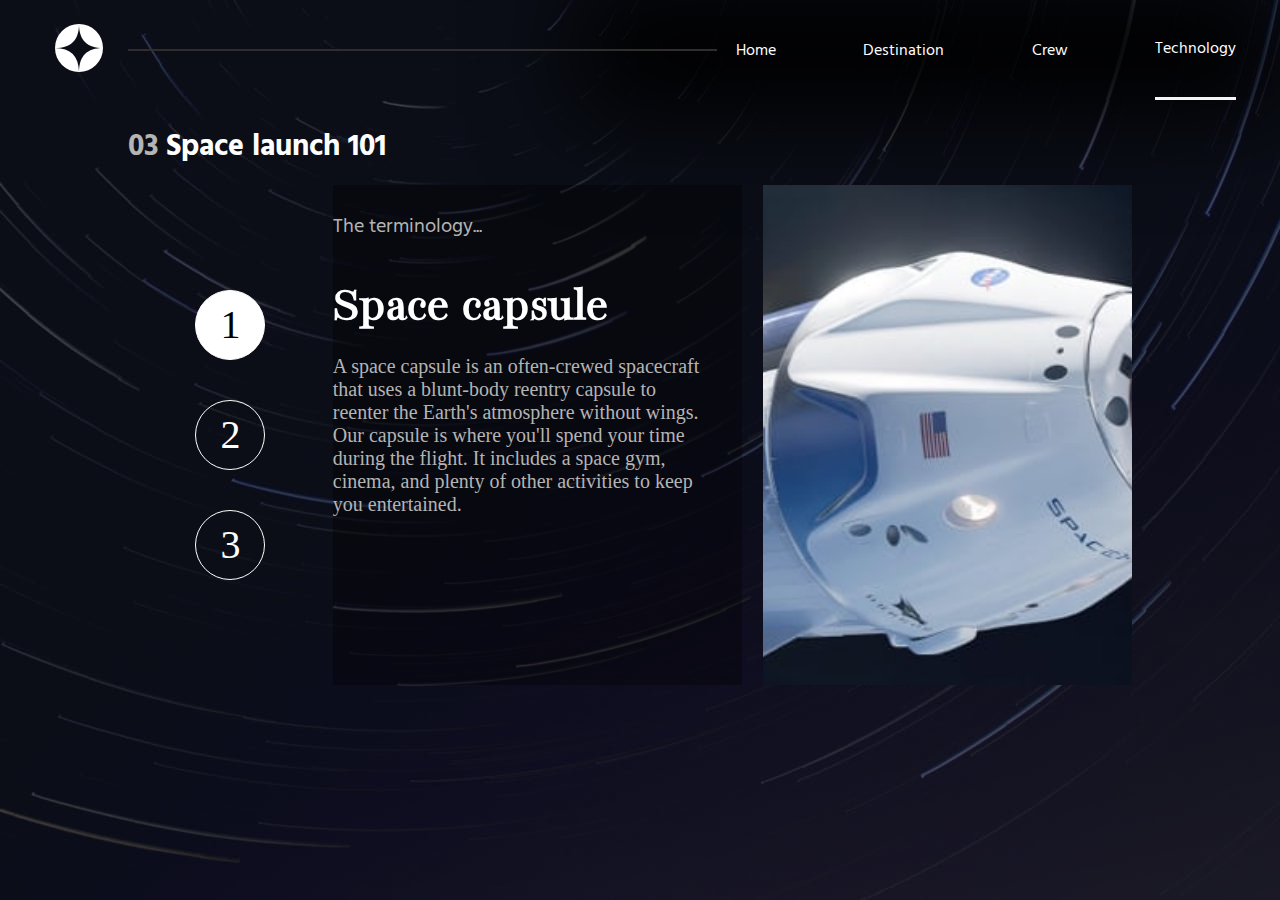
<file: technology-capsule.html>
<!DOCTYPE html>
<html lang="en">
<head>
  <meta charset="UTF-8">
  <meta name="viewport" content="width=device-width, initial-scale=1.0">

  <link rel="icon" type="image/png" sizes="32x32" href="./assets/favicon-32x32.png">
  <link rel="stylesheet" href="normalize.css">
  <link rel="stylesheet" href="css/technology.css">
  <link rel="preconnect" href="https://fonts.googleapis.com">
<link rel="preconnect" href="https://fonts.gstatic.com" crossorigin>
<link href="https://fonts.googleapis.com/css2?family=Bacasime+Antique&display=swap" rel="stylesheet">

  <link rel="preconnect" href="https://fonts.googleapis.com">
<link rel="preconnect" href="https://fonts.gstatic.com" crossorigin>
<link href="https://fonts.googleapis.com/css2?family=Hind+Madurai:wght@300&display=swap" rel="stylesheet">
  <title>Frontend Mentor | Space tourism website</title>
</head>
<body>
  <header class="header">

  <nav class="navegation">

  <figure class="logo__container">
    <img src="assets/shared/logo.svg" class="logo">
  </figure>

  <label for="menu_hamburger" class="label">
  <div class="hamburger"></div>

  </label>
    <input type="checkbox" id="menu_hamburger" class="menu">
    <div class="menu__form menu__form2">
      <div class="list__menu">
        <div class="list_form">
          <a  href="index.html" class="links">00 Home</a>
          <a  href="destination-moon.html" class="links">01 Destination</a>
          <a  href="crew-commander.html" class="links">02 Crew</a>
          <a  href="technology-capsule.html" class="links">03 Technology</a>
        </div>
      </div>
    </div>
<div class="container__links__tablet">
<a href="index.html" class="link_tablet ">Home</a>
<a href="destination-moon.html" class="link_tablet">Destination</a>
<a href="crew-commander.html" class="link_tablet">Crew</a>
<a href="technology-capsule.html" class="link_tablet home">Technology</a>
<div class="background"></div>
<div class="line"></div>
</div>
  </nav>


  <section class="container__section">
    <h1 class="h1__section"><span class="number">03</span> Space launch 101</h1>
    <article class="article_container">
      <div class="text_container">
      <span class="span__crew">The terminology...</span>
      <h2 class="h2__crew">Space capsule</h2>
      <p class="text"> A space capsule is an often-crewed spacecraft that uses a blunt-body reentry 
        capsule to reenter the Earth's atmosphere without wings. Our capsule is where 
        you'll spend your time during the flight. It includes a space gym, cinema, 
        and plenty of other activities to keep you entertained.</p>
      </div>
        <div class="circle__container">
         <a class="a__link" href="technology-capsule.html"><div class="circle circle__selected">1</div></a>
         <a class="a__link" href="technology-spaceport.html"> <div class="circle">2</div></a>
         <a class="a__link" href="technology-vehicle.html"> <div class="circle">3</div></a>
        </div>
    <div class="img__container">
      <img src="assets/technology/image-space-capsule-landscape.jpg" class="img__crew">
    </div>
    </article>
  </section>
  <header>
</body>
</html>
</file>
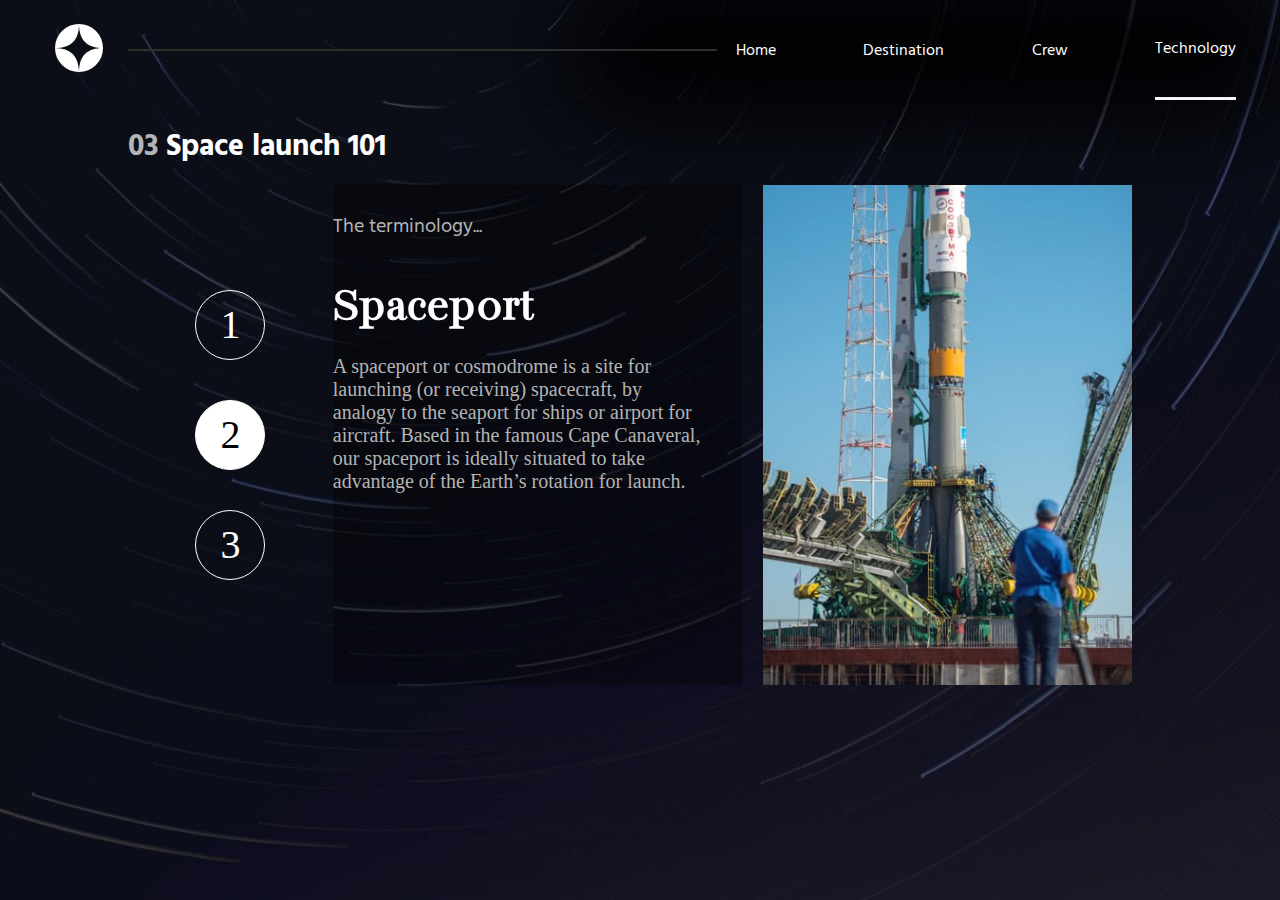
<file: technology-spaceport.html>
<!DOCTYPE html>
<html lang="en">
<head>
  <meta charset="UTF-8">
  <meta name="viewport" content="width=device-width, initial-scale=1.0">

  <link rel="icon" type="image/png" sizes="32x32" href="./assets/favicon-32x32.png">
  <link rel="stylesheet" href="normalize.css">
  <link rel="stylesheet" href="css/technology.css">
  <link rel="preconnect" href="https://fonts.googleapis.com">
<link rel="preconnect" href="https://fonts.gstatic.com" crossorigin>
<link href="https://fonts.googleapis.com/css2?family=Bacasime+Antique&display=swap" rel="stylesheet">

  <link rel="preconnect" href="https://fonts.googleapis.com">
<link rel="preconnect" href="https://fonts.gstatic.com" crossorigin>
<link href="https://fonts.googleapis.com/css2?family=Hind+Madurai:wght@300&display=swap" rel="stylesheet">
  <title>Frontend Mentor | Space tourism website</title>
</head>
<body>
  <header class="header">

  <nav class="navegation">

  <figure class="logo__container">
    <img src="assets/shared/logo.svg" class="logo">
  </figure>

  <label for="menu_hamburger" class="label">
  <div class="hamburger"></div>

  </label>
    <input type="checkbox" id="menu_hamburger" class="menu">
    <div class="menu__form menu__form2">
      <div class="list__menu">
        <div class="list_form">
          <a  href="index.html" class="links">00 Home</a>
          <a  href="destination-moon.html" class="links">01 Destination</a>
          <a  href="crew-commander.html" class="links">02 Crew</a>
          <a  href="technology-capsule.html" class="links">03 Technology</a>
        </div>
      </div>
    </div>
<div class="container__links__tablet">
<a href="index.html" class="link_tablet ">Home</a>
<a href="destination-moon.html" class="link_tablet">Destination</a>
<a href="crew-commander.html" class="link_tablet">Crew</a>
<a href="technology-capsule.html" class="link_tablet home">Technology</a>
<div class="background"></div>
<div class="line"></div>
</div>
  </nav>


  <section class="container__section">
    <h1 class="h1__section"><span class="number">03</span> Space launch 101</h1>
    <article class="article_container">
      <div class="text_container">
      <span class="span__crew">The terminology...</span>
      <h2 class="h2__crew">Spaceport</h2>
      <p class="text"> A spaceport or cosmodrome is a site for launching (or receiving) spacecraft, 
        by analogy to the seaport for ships or airport for aircraft. Based in the 
        famous Cape Canaveral, our spaceport is ideally situated to take advantage 
        of the Earth’s rotation for launch.</p>
      </div>
        <div class="circle__container">
         <a class="a__link" href="technology-capsule.html"><div class="circle ">1</div></a>
         <a class="a__link" href="technology-spaceport.html"> <div class="circle circle__selected">2</div></a>
         <a class="a__link" href="technology-vehicle.html"> <div class="circle">3</div></a>
        </div>
    <div class="img__container">
      <img src="assets/technology/image-spaceport-portrait.jpg" class="img__crew">
    </div>
    </article>
  </section>
  <header>
</body>
</html>
</file>
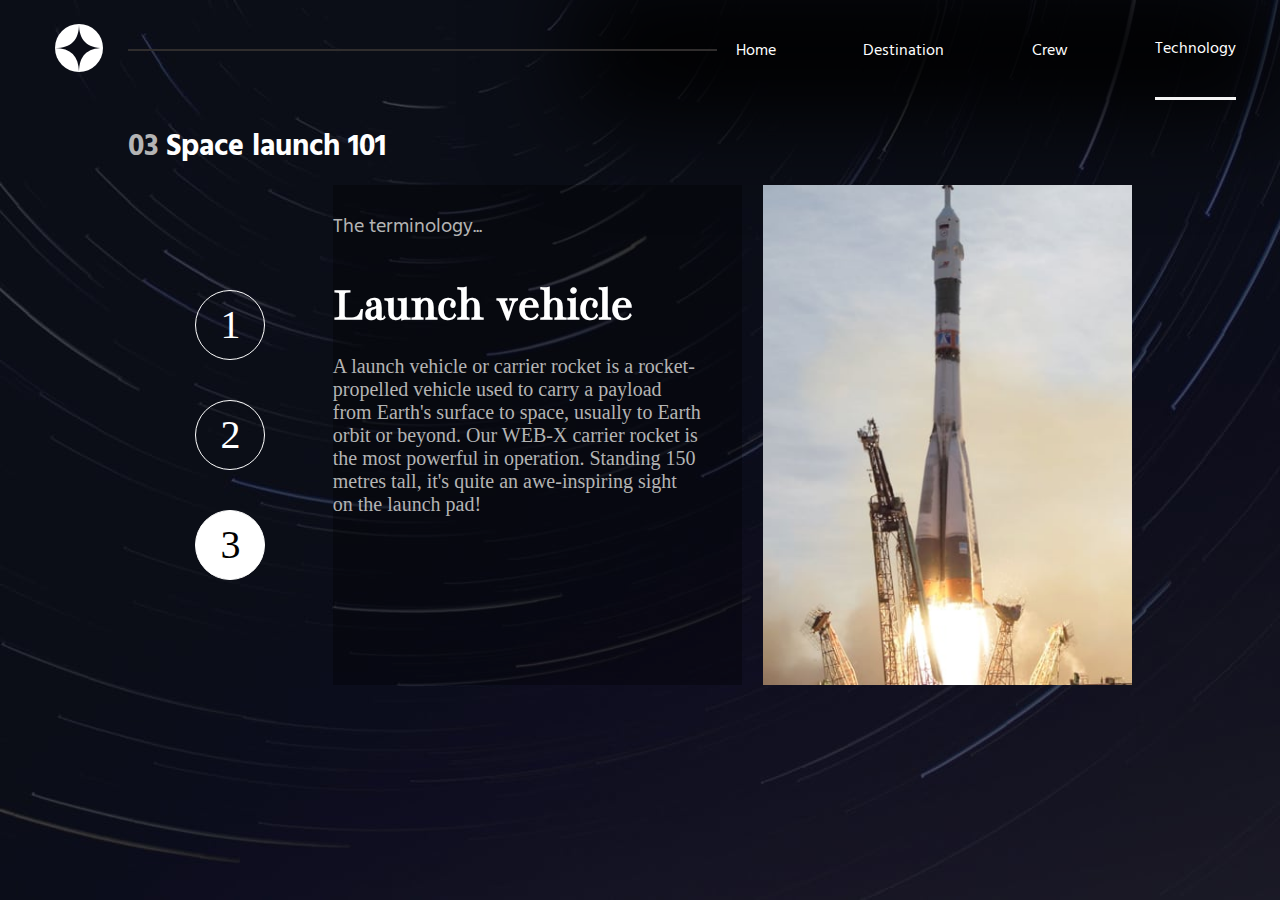
<file: technology-vehicle.html>
<!DOCTYPE html>
<html lang="en">
<head>
  <meta charset="UTF-8">
  <meta name="viewport" content="width=device-width, initial-scale=1.0">

  <link rel="icon" type="image/png" sizes="32x32" href="./assets/favicon-32x32.png">
  <link rel="stylesheet" href="normalize.css">
  <link rel="stylesheet" href="css/technology.css">
  <link rel="preconnect" href="https://fonts.googleapis.com">
<link rel="preconnect" href="https://fonts.gstatic.com" crossorigin>
<link href="https://fonts.googleapis.com/css2?family=Bacasime+Antique&display=swap" rel="stylesheet">

  <link rel="preconnect" href="https://fonts.googleapis.com">
<link rel="preconnect" href="https://fonts.gstatic.com" crossorigin>
<link href="https://fonts.googleapis.com/css2?family=Hind+Madurai:wght@300&display=swap" rel="stylesheet">
  <title>Frontend Mentor | Space tourism website</title>
</head>
<body>
  <header class="header">

  <nav class="navegation">

  <figure class="logo__container">
    <img src="assets/shared/logo.svg" class="logo">
  </figure>

  <label for="menu_hamburger" class="label">
  <div class="hamburger"></div>

  </label>
    <input type="checkbox" id="menu_hamburger" class="menu">
    <div class="menu__form menu__form2">
      <div class="list__menu">
        <div class="list_form">
          <a  href="index.html" class="links">00 Home</a>
          <a  href="destination-moon.html" class="links">01 Destination</a>
          <a  href="crew-commander.html" class="links">02 Crew</a>
          <a  href="technology-capsule.html" class="links">03 Technology</a>
        </div>
      </div>
    </div>
<div class="container__links__tablet">
<a href="index.html" class="link_tablet ">Home</a>
<a href="destination-moon.html" class="link_tablet">Destination</a>
<a href="crew-commander.html" class="link_tablet">Crew</a>
<a href="technology-capsule.html" class="link_tablet home">Technology</a>
<div class="background"></div>
<div class="line"></div>
</div>
  </nav>


  <section class="container__section">
    <h1 class="h1__section"><span class="number">03</span> Space launch 101</h1>
    <article class="article_container">
      <div class="text_container">
      <span class="span__crew">The terminology...</span>
      <h2 class="h2__crew">Launch vehicle</h2>
      <p class="text">   A launch vehicle or carrier rocket is a rocket-propelled vehicle used to carry a 
        payload from Earth's surface to space, usually to Earth orbit or beyond. Our 
        WEB-X carrier rocket is the most powerful in operation. Standing 150 metres tall, 
        it's quite an awe-inspiring sight on the launch pad!</p>
      </div>
        <div class="circle__container">
         <a class="a__link" href="technology-capsule.html"><div class="circle ">1</div></a>
         <a class="a__link" href="technology-spaceport.html"> <div class="circle">2</div></a>
         <a class="a__link" href="technology-vehicle.html"> <div class="circle circle__selected">3</div></a>
        </div>
    <div class="img__container">
      <img src="assets/technology/image-launch-vehicle-portrait.jpg" class="img__crew">
    </div>
    </article>
  </section>
  <header>
</body>
</html>
</file>
<file: css/index.css>
:root{
    --title:'Bacasime Antique', serif;
    --text:'Hind Madurai', sans-serif;
    --color-text:rgb(255, 255, 255);
    --color-text2:rgb(180, 180, 180);
}
.header{
    background-image:url(../assets/home/background-home-mobile.jpg);
    background-position: center;
    background-size: cover;
    height: 100vh;
    overflow-x: auto;
}
.line{
    display: none;
}
.hamburger{
    background-image: url(../assets/shared/icon-hamburger.svg);
    width: 22px;
    height: 22px;
    background-position: center;
    background-size: cover;
    position: relative;
    z-index: 1;
}
.link_tablet{
    display: none;
}
.navegation{
    width: 90%;
    margin: 0 auto;
    padding: 30px 0px;
    display: grid;
    align-items: center;
    grid-auto-flow: column;
}
.container__links__tablet{
    display: none;
}
.section{
    width: 70%;
    margin: 0 auto;
    max-width: 500px;
    display: grid;
    text-align: center;
}
.text{
    color: var(--color-text2);
    font-family: var(--text);
}
.text2{
    color: var(--color-text2);
    letter-spacing: 0.5px;
}
.title{
    margin: 20px 0px ;
    font-family: var(--title);
    color: var(--color-text);
    font-size: 70px;
    letter-spacing: 6.5px;
}
.container__text__h1{
    max-width: 300px;
    margin: 0 auto;
}
.text3{
    margin-bottom: 10%;
}
.explore__container{
    width: 100px;
    height: 100px;
    background-color: rgb(228, 224, 224);
    justify-self: center;
    display: grid;
    align-items: center;
    border-radius: 50%;
    box-shadow: 0px 0px 40px rgb(255, 255, 255);
}
.explore__link{
    text-decoration: none;
    color: black;
    text-transform:uppercase;
}
.label{
    justify-self: end;
    cursor: pointer;
}
.menu{
    display: none;
}
.menu__form{
    /*hacemos flexible la caja para acomodar los elementos*/
    display: flex;
    flex-direction: column;
    justify-content: space-around;
    align-items: center;
    /*le decimso con el top 80px que se vaya hasta arriba pero que deje un margen de 80px*/
    top: 0;
    /*con el bottom 0 indicamos que cubra toda la pantalla, termine en el 0*/
    bottom: 0;
    /*la posicion la volvemos fixed, quiere decir que se va a mantener en su posicion fija*/
    position: fixed;
    width: 100%;
    height: 100%;
    /*con el left 0 le decimo que cubra hasta la izquierda*/
    left: 0;

    /*con el clip-path le decimos que la forma sea de un circulo, y que de inicio, mida 0% del contenedor y que inicie desde el centro por lo tanto al medir 0%, el contenedor no se mostara, si le pusieramos otro porcentaje, se mostraria acorde a su porcentaje */
    clip-path:circle(0% at left);
    /*transicion para que se muestre la animacion del clip-path*/
    clip-path: inset(0 100% 0 0);
    transition: clip-path 1s ease-in-out;
}
.menu:checked + .menu__form{
    /*aqui ya le decimos que se muestre, y que llegue hasta el 100% de su contenedor*/
    clip-path: circle(100% at left);
    clip-path: inset(0 0 0 0);
}


.list__menu{
   display: flex;
   width: 100%;
   height: 100%;
   background-image: url(../assets/crew/maxresdefault.jpg);
   overflow-x: hidden;
   overflow-y: hidden;
}
.list_form{
    background-image: url(../assets/crew/black2.jpg);
    background-size: cover;
    background-position: center;
    border-radius: 50px;
    margin: auto;
    width: 80%;
    height: 70%;
    display: flex;
    flex-direction: column;
    justify-content: space-evenly;
    box-shadow: 0px 0px 30px white;
    
}
.links{
    padding-left: 30%;
    text-decoration: none;
    color: rgb(149, 116, 224);
    font-family: var(--text);
    text-shadow: 1px 1px 10px rgb(69, 5, 143);
    
}
.links:hover{
    text-shadow: 1px 1px 10px rgb(231, 231, 231);
}

@media(min-width:750px) {
    .label,.menu__form, .list_form, .menu__form, .hamburger{
        display: none;
    }
    .menu__form{
        width: 0%;
        height: 0%;
    }
    .header{
        background-image:url(..assets/home/background-home-tablet.jpg);
        height: 100vh;
    }
    .text3{
        margin-bottom: 10%;
    }
    .link_tablet{
        color: white;
        display: block;
        text-decoration: none;
        font-family: var(--text);
        height: 100%;
        display: flex;
        align-items: center;
        text-align: center;
    }
    .link_tablet:hover{
        color: rgba(211, 211, 211, 0.37);
        transform: scale(1.2);
        height:80%;
        transition: 0.4s;
        transition-delay: 0.2s;
    }
    .home{
        border-bottom: 3px solid whitesmoke;
    }
    .navegation{
        width: 100%;
        height: 100px;
        padding: 0px;
        align-self: center;
        margin-bottom: 30px;
    }
    .logo{
        margin-left: 10%;
    }
    .container__links__tablet{
        align-self: center;
        justify-self: end;
        display: initial;
        display: flex;
        align-items: center;
        justify-content: space-around;
        height: 100%;
        width: 80%;
        background-color:transparent;
    }
    .background{
        position: absolute;
        width: 55%;
        z-index:-3;
        height: 14.5%;
        filter: opacity(10%);
        background-color: rgb(72, 72, 73);
        right: 0;
    }
}
@media(min-width:1000px) {
    .header{
        background-image:url(../assets/home/background-home-desktop.jpg);
    position: relative;
    z-index: 2;
    height: 100vh;
    }
    .background{
        background: rgb(0, 0, 0);
        z-index: -1;
        filter: blur(50px);
        opacity: 10px;
    }
    .line{
        display: initial;
        height: 2px;
        width: 46%;
        left: 10%;
        background-color: rgb(48, 45, 45);
        position: absolute;
    }   
    .section{
        display: flex;
        max-width: 1000px;
        margin-top: 100px;
    }
    .container_text{
        margin:0;
        width: 400px;
        text-align: start;
    }
    .text3, .text2{
        text-align: start;
        font-size: 17px;
    }
    .container__text__h1{
        max-width: none;
    }
    .title{
        font-size: 120px;
    }
    .explore__container{
        width: 200px;
        height: 200px;
    }

}
</file>
<file: css/crew.css>
:root{
    --title:'Bacasime Antique', serif;
    --text:'Hind Madurai', sans-serif;
    --text2:'GFS Neohellenic', sans-serif;
    --color-text:rgb(255, 255, 255);
    --color-text2:rgb(180, 180, 180);
}
.header{
    background-image:url(../assets/crew/background-crew-mobile.jpg);
    background-position: center;
    background-size: cover;
    height: 100%;
    overflow-x: auto;
}
.line{
    display: none;
}
.hamburger{
    background-image: url(../assets/shared/icon-hamburger.svg);
    width: 22px;
    height: 22px;
    background-position: center;
    background-size: cover;
    position: relative;
    z-index: 1;
}
.link_tablet{
    display: none;
}
.navegation{
    width: 90%;
    margin: 0 auto;
    padding: 30px 0px;
    display: grid;
    align-items: center;
    grid-auto-flow: column;
}
.container__links__tablet{
    display: none;
}

.label{
    justify-self: end;
    cursor: pointer;
}
.menu{
    display: none;
}
.menu__form{
    /*hacemos flexible la caja para acomodar los elementos*/
    display: flex;
    flex-direction: column;
    justify-content: space-around;
    align-items: center;
    /*le decimso con el top 80px que se vaya hasta arriba pero que deje un margen de 80px*/
    top: 0;
    /*con el bottom 0 indicamos que cubra toda la pantalla, termine en el 0*/
    bottom: 0;
    /*la posicion la volvemos fixed, quiere decir que se va a mantener en su posicion fija*/
    position: fixed;
    width: 100%;
    height: 100%;
    /*con el left 0 le decimo que cubra hasta la izquierda*/
    left: 0;
    /*con el clip-path le decimos que la forma sea de un circulo, y que de inicio, mida 0% del contenedor y que inicie desde el centro por lo tanto al medir 0%, el contenedor no se mostara, si le pusieramos otro porcentaje, se mostraria acorde a su porcentaje */
    clip-path:circle(0% at left);
    /*transicion para que se muestre la animacion del clip-path*/
    clip-path: inset(0 100% 0 0);
    transition: clip-path 1s ease-in-out;
}
.menu:checked + .menu__form{
    /*aqui ya le decimos que se muestre, y que llegue hasta el 100% de su contenedor*/
    clip-path: circle(100% at left);
    clip-path: inset(0 0 0 0);
}
.list__menu{
   display: flex;
   width: 100%;
   height: 100%;
   background-image: url(../assets/crew/maxresdefault.jpg);
   overflow-x: hidden;
   overflow-y: hidden;
}
.list_form{
    background-image: url(../assets/crew/black2.jpg);
    background-size: cover;
    background-position: center;
    border-radius: 50px;
    margin: auto;
    width: 80%;
    height: 70%;
    display: flex;
    flex-direction: column;
    justify-content: space-evenly;
    box-shadow: 0px 0px 30px white;
    
}
.links{
    padding-left: 30%;
    text-decoration: none;
    color: rgb(149, 116, 224);
    font-family: var(--text);
    text-shadow: 1px 1px 10px rgb(69, 5, 143);
    
}
.links:hover{
    text-shadow: 1px 1px 10px rgb(231, 231, 231);
}
/*contenedor*/
.container__section{
    width: 90%;
    margin: 0 auto;
}
.article_container{
    display: grid;
    grid-template-rows:250px 400px;
    grid-auto-flow: row;
    grid-template-areas: "text1"
                         "img";
    overflow: hidden;
}
.text_container{
    text-align: center;
    grid-area: text1;
}
.img__container{
    grid-area: img;
    text-align: center;
}
.img__crew{
    height: 100%;
}
/*texto*/
.h1__section{
    text-align: center;
    color: var(--color-text);
    font-family: var(--title);
    margin-bottom: 60px;
}
.circle__container{
    width: 90%;
    margin: 0 auto;
    display: flex;
}
.circle{
    width: 15px;
    height: 15px;
    background-color:rgba(128, 128, 128, 0.315);
    border-radius: 50%;
    margin-right: 10px;
}
.circle__selected{
    background-color: rgba(255, 252, 252, 0.733);
}
.number{
    font-size: 45px;
    margin: 0px 8px;
    color: var(--color-text2);
}
.span__crew{
    display: block;
    color: var(--color-text2);
    font-family: var(--title);
    font-size: 20px;
    margin-bottom: 10px;
}
.h2__crew{
    font-family: var(--text2);
    font-size: 36px;
    color: var(--color-text);
    margin-bottom: 30px;
}
.text{
    text-align: justify;
    width: 90%;
    margin: 0 auto;
    color: var(--color-text2);
    margin-bottom: 10px;
}
@media(min-width:750px) {
    .label,.menu__form, .list_form, .menu__form, .hamburger{
        display: none;
    }
    .menu__form{
        width: 0%;
        height: 0%;
    }
    .header{
        background-image:url(../assets/crew/background-crew-tablet.jpg);
    }
    .text3{
        margin-bottom: 10%;
    }
    .link_tablet{
        color: white;
        display: block;
        text-decoration: none;
        font-family: var(--text);
        height: 100%;
        display: flex;
        align-items: center;
        text-align: center;
    }
    .link_tablet:hover{
        color: rgba(211, 211, 211, 0.37);
        transform: scale(1.2);
        height:80%;
        transition: 0.4s;
        transition-delay: 0.2s;
    }
    .home{
        border-bottom: 3px solid whitesmoke;
    }
    .navegation{
        width: 100%;
        height: 100px;
        padding: 0px;
        align-self: center;
        margin-bottom: 30px;
    }
    .logo{
        margin-left: 10%;
    }
    .container__links__tablet{
        align-self: center;
        justify-self: end;
        display: initial;
        display: flex;
        align-items: center;
        justify-content: space-around;
        height: 100%;
        width: 80%;
        background-color:transparent;
    }
    .background{
        position: absolute;
        width: 55%;
        z-index:-3;
        height: 14.5%;
        filter: opacity(10%);
        background-color: rgb(72, 72, 73);
        right: 0;
    }

    /*container*/
    .article_container{
        display: grid;
        grid-template-columns:repeat(2,50%);
        grid-template-rows:100vh;
        grid-auto-flow: column;
        grid-template-areas: "text1 img";
    }
    /*text*/
    .h1__section{
        text-align: start;
    }
    .img__crew{
        margin: auto;
        height: 80%;
        max-height: 500px;
    }
    .text_container{
        height: 80%;
    max-height: 500px;
    align-self: flex-start;
    }
}
@media(min-width:1000px) {
    .header{
        background-image:url(../assets/crew/background-crew-desktop.jpg);
    position: relative;
    z-index: 2;
    }
    .background{
        background: rgb(0, 0, 0);
        z-index: -1;
        filter: blur(50px);
        opacity: 10px;
    }
    .line{
        display: initial;
        height: 2px;
        width: 46%;
        left: 10%;
        background-color: rgb(48, 45, 45);
        position: absolute;
    }  
    .text_container{
        height: 80%;
    max-height: 500px;
    align-self: center;
    }
}
</file>
<file: css/destination-moon.css>
:root{
    --title:'Bacasime Antique', serif;
    --text:'Hind Madurai', sans-serif;
    --text2:'GFS Neohellenic', sans-serif;
    --color-text:rgb(255, 255, 255);
    --color-text2:rgb(180, 180, 180);
}
.header{
    background-image:url(../assets/destination/background-destination-mobile.jpg);
    background-position: center;
    background-size: cover;
    height: 100vh;
    overflow-x:auto;
}
.line{
    display: none;
}
.hamburger{
    background-image: url(../assets/shared/icon-hamburger.svg);
    width: 22px;
    height: 22px;
    background-position: center;
    background-size: cover;
    position: relative;
    z-index: 1;
}
.link_tablet{
    display: none;
}
.navegation{
    width: 90%;
    margin: 0 auto;
    padding: 30px 0px;
    display: grid;
    align-items: center;
    grid-auto-flow: column;
}
.container__links__tablet{
    display: none;
}

.label{
    justify-self: end;
    cursor: pointer;
}
.menu{
    display: none;
}
.menu__form{
    /*hacemos flexible la caja para acomodar los elementos*/
    display: flex;
    flex-direction: column;
    justify-content: space-around;
    align-items: center;
    /*le decimso con el top 80px que se vaya hasta arriba pero que deje un margen de 80px*/
    top: 0;
    /*con el bottom 0 indicamos que cubra toda la pantalla, termine en el 0*/
    bottom: 0;
    /*la posicion la volvemos fixed, quiere decir que se va a mantener en su posicion fija*/
    position: fixed;
    width: 100%;
    height: 100%;
    /*con el left 0 le decimo que cubra hasta la izquierda*/
    left: 0;
    /*con el clip-path le decimos que la forma sea de un circulo, y que de inicio, mida 0% del contenedor y que inicie desde el centro por lo tanto al medir 0%, el contenedor no se mostara, si le pusieramos otro porcentaje, se mostraria acorde a su porcentaje */
    clip-path:circle(0% at left);
    /*transicion para que se muestre la animacion del clip-path*/
    clip-path: inset(0 100% 0 0);
    transition: clip-path 1s ease-in-out;
}
.menu:checked + .menu__form{
    /*aqui ya le decimos que se muestre, y que llegue hasta el 100% de su contenedor*/
    clip-path: circle(100% at left);
    clip-path: inset(0 0 0 0);
}
.list__menu{
   display: flex;
   width: 100%;
   height: 100%;
   background-image: url(../assets/crew/maxresdefault.jpg);
   overflow-x: hidden;
   overflow-y: hidden;
}
.list_form{
    background-image: url(../assets/crew/black2.jpg);
    background-size: cover;
    background-position: center;
    margin: auto;
    width: 80%;
    height: 70%;
    display: flex;
    flex-direction: column;
    justify-content: space-evenly;
    box-shadow: 0px 0px 30px white;
    
}
.links{
    padding-left: 30%;
    text-decoration: none;
    color: rgb(149, 116, 224);
    font-family: var(--text);
    text-shadow: 1px 1px 10px rgb(69, 5, 143);
    
}
.links:hover{
    text-shadow: 1px 1px 10px rgb(231, 231, 231);
}
/*contenedores*/
.header{
    height: 100%;
}
.section{
    width: 90%;
    margin: 0 auto;
}
.article{
    display: grid;
    grid-auto-flow: row;
    grid-template-columns: 25% 75%;
    grid-template-rows: 300px 500px;
    grid-template-areas: " navegation text1"
                         "img img";
}
.img__moon{
    margin: auto;
    width: 80%;
    max-width: 500px;
    object-fit: contain;
}
.container__img{
    display: flex;
    grid-area: img;
}
.navegation2{
    grid-area: navegation;
    display: flex;
    flex-direction: column;
    align-items: center;
    justify-content: center;
    background-image: linear-gradient(rgba(0, 0, 0, 0),rgba(128, 128, 128, 0.205),rgba(0, 0, 0, 0.062));
}
.container__Text{
    grid-area: text1;
    display: grid;
    align-items: center;
}
/*navegacion*/
.links__pages{
    margin-bottom: 40px;
}
/*textos*/
.title__h1{
    text-align: center;
    color: var(--color-text);
    font-family: var(--text);
        padding-bottom: 10px;
}
.links__pages{
    text-decoration: none;
    color: var(--color-text);
    font-family: var(--text2); 
    font-size: 20px;
}
.links__pages:hover{
    color: rgb(73, 71, 85);
    transform: scale(1.2);
    text-shadow: 0px 0px 10px rgb(14, 14, 13);
    transition: 0.5s;
}
.site{
    font-size: 50px;
    font-family: var(--title);
    color: var(--color-text);
    text-align: center;
}
.text{
    width: 80%;
    margin: 0 auto;
    color: var(--color-text2);
    font-family: var(--text);
}
.data1{
    font-size: 12px;
    color: var(--color-text2);
    margin-bottom: 10px;
}
.data2{
    font-size: 25px;
    color: var(--color-text);
    font-family: var(--text);
    font-weight: 600;
}
.selected{
    border-bottom: 3px solid whitesmoke;
}
.selected:hover{
    border-bottom: 3px solid rgb(66, 62, 70);
}
/* contenedor de la data*/
.container___data{
    height: 100%;
    width: 80%;
    margin: 0 auto;
    display: grid;
    grid-template-columns: repeat(2,50%);
    border-top: 3px solid rgba(34, 33, 33, 0.425);
}
.data_min_cont{
    margin: 10px 0px;
}

@media(min-width:750px) {
    .label,.menu__form, .list_form, .menu__form, .hamburger{
        display: none;
    }
    .menu__form{
        width: 0%;
        height: 0%;
    }
    .destination{
        border-bottom: 3px solid whitesmoke;
    }
    .header{
        background-image:url(../assets/destination/background-destination-tablet.jpg);
        height: 100vh;
    }
    .link_tablet{
        color: white;
        display: block;
        text-decoration: none;
        font-family: var(--text);
        height: 100%;
        display: flex;
        align-items: center;
        text-align: center;
    }
    .link_tablet:hover{
        color: rgba(211, 211, 211, 0.37);
        transform: scale(1.2);
        height:80%;
        transition: 0.4s;
        transition-delay: 0.2s;
    }
    .navegation{
        width: 100%;
        height: 100px;
        padding: 0px;
        align-self: center;
        margin-bottom: 30px;
    }
    .logo{
        margin-left: 10%;
    }
    .container__links__tablet{
        align-self: center;
        justify-self: end;
        display: initial;
        display: flex;
        align-items: center;
        justify-content: space-around;
        height: 100%;
        width: 80%;
        background-color:transparent;
    }
    .background{
        position: absolute;
        width: 55%;
        z-index:-3;
        height: 14.5%;
        filter: opacity(10%);
        background-color: rgb(72, 72, 73);
        right: 0;
    }
}
@media(min-width:1000px) {
    .header{
     background-image:url(../assets/destination/background-destination-desktop.jpg);
    position: relative;
    z-index: 2;
    height: 100vh;
    }
    .background{
        background: rgb(0, 0, 0);
        z-index: -1;
        filter: blur(50px);
        opacity: 10px;
    }
    .line{
        display: initial;
        height: 2px;
        width: 44%;
        left: 10%;
        background-color: rgb(48, 45, 45);
        position: absolute;
    }   
    .article{
        display: grid;
        grid-auto-flow: column;
        grid-template-columns: repeat(2,50%);
        grid-template-rows: 50px 500px;
        grid-template-areas: 
                             "img navegation"
                             "img text1";
    }
    .container__Text{
        grid-template-rows: repeat(3,160px);
    }
    .article{
        height: 90%;
        margin: auto;
    }
    .img__moon{
        max-width: 500px;
        width: 100%;
    }
    .navegation2{
        flex-direction: row;
        width: 80%;
        margin: 0 auto;
        background-image: none;
        align-items: start;
        justify-content: start;
    }
    .links__pages{
        margin: auto 10px;
    }
    .site{
        width: 80%;
        text-align: start;
        margin: 0 auto;
    }
    .text{
        align-self: flex-start;
    }
    .title__h1{
        text-align:start;
       width: 80%;
       margin: 0 auto;
    }
}
</file>
<file: css/technology.css>
:root{
    --title:'Bacasime Antique', serif;
    --text:'Hind Madurai', sans-serif;
    --color-text:rgb(255, 255, 255);
    --color-text2:rgb(180, 180, 180);
}

.header{
    background-image:url(../assets/technology/background-technology-mobile.jpg);
    background-position: center;
    background-size: cover;
    height: 100vh;
    overflow-x: auto;
}
.line{
    display: none;
}
.hamburger{
    background-image: url(../assets/shared/icon-hamburger.svg);
    width: 22px;
    height: 22px;
    background-position: center;
    background-size: cover;
    position: relative;
    z-index: 1;
}
.link_tablet{
    display: none;
}
.navegation{
    width: 90%;
    margin: 0 auto;
    padding: 30px 0px;
    display: grid;
    align-items: center;
    grid-auto-flow: column;
}
.container__links__tablet{
    display: none;
}

.label{
    justify-self: end;
    cursor: pointer;
}
.menu{
    display: none;
}
.menu__form{
    /*hacemos flexible la caja para acomodar los elementos*/
    display: flex;
    flex-direction: column;
    justify-content: space-around;
    align-items: center;
    /*le decimso con el top 80px que se vaya hasta arriba pero que deje un margen de 80px*/
    top: 0;
    /*con el bottom 0 indicamos que cubra toda la pantalla, termine en el 0*/
    bottom: 0;
    /*la posicion la volvemos fixed, quiere decir que se va a mantener en su posicion fija*/
    position: fixed;
    width: 100%;
    height: 100%;
    /*con el left 0 le decimo que cubra hasta la izquierda*/
    left: 0;
    /*con el clip-path le decimos que la forma sea de un circulo, y que de inicio, mida 0% del contenedor y que inicie desde el centro por lo tanto al medir 0%, el contenedor no se mostara, si le pusieramos otro porcentaje, se mostraria acorde a su porcentaje */
    clip-path:circle(0% at left);
    /*transicion para que se muestre la animacion del clip-path*/
    clip-path: inset(0 100% 0 0);
    transition: clip-path 1s ease-in-out;
}
.menu:checked + .menu__form{
    /*aqui ya le decimos que se muestre, y que llegue hasta el 100% de su contenedor*/
    clip-path: circle(100% at left);
    clip-path: inset(0 0 0 0);
}
.list__menu{
   display: flex;
   width: 100%;
   height: 100%;
   background-image: url(../assets/crew/maxresdefault.jpg);
   overflow-x: hidden;
   overflow-y: hidden;
}
.list_form{
    background-image: url(../assets/crew/black2.jpg);
    background-size: cover;
    background-position: center;
    border-radius: 50px;
    margin: auto;
    width: 80%;
    height: 70%;
    display: flex;
    flex-direction: column;
    justify-content: space-evenly;
    box-shadow: 0px 0px 30px white;
    
}
.links{
    padding-left: 30%;
    text-decoration: none;
    color: rgb(149, 116, 224);
    font-family: var(--text);
    text-shadow: 1px 1px 10px rgb(69, 5, 143);
    
}
.links:hover{
    text-shadow: 1px 1px 10px rgb(231, 231, 231);
}
/*contenedores*/
.container__section{
    width: 80%;
    margin: 0 auto;
}
.article_container{
    display: grid;
    grid-template-rows: 100px 350px 350px;
    grid-auto-flow: row;
    grid-template-areas:"circles"
    "text1"
    "image";
}
.circle__container{
    grid-area:circles;
    display: flex;
    flex-direction: row;
    justify-content: center;
    align-items: center;
    gap: 40px;
}
.text_container{
    grid-area: text1;
}
.img__container{
    grid-area: image;
    height: 100%;
    text-align: center;
}
.img__crew{
    text-align: center;
    height: 100%;
    width: 90%;
}
.img__crew{
    object-fit: cover;
}
.circle{
    width: 70px;
    height: 70px;
    background-color:transparent;
    border:1px solid rgb(255, 255, 255);
    border-radius: 50%;
    text-align: center;
    display: flex;
    align-items: center;
    justify-content: center;
    color: rgb(255, 255, 255);
    font-size: 40px;
}
.circle__selected{
    color: rgb(0, 0, 0);
}
.circle__selected{
    background-color: white;
}
.a__link{
    text-decoration: none;

}
/*texto*/
.h1__section{
    color: var(--color-text);
    font-family: var(--text);
    font-size: 30px;
    text-align: center;
}
.h2__crew{
    color: var(--color-text);
    font-size:50px;
    font-family: var(--title);
    text-align: center;
    margin-bottom: 20px;
}
.span__crew{
    display: block;
    color: var(--color-text2);
    font-size: 20px;
    font-family: var(--text);
    text-align: center;
    margin-bottom: 40px;
    margin-top: 30px;
}
.text{
    margin: 0 auto;
    width: 90%;
    color: var(--color-text2);
    text-align: center;
}
.number{
    color: var(--color-text2);
}
@media(min-width:750px) {
    .label,.menu__form, .list_form, .menu__form, .hamburger{
        display: none;
    }
    .menu__form{
        width: 0%;
        height: 0%;
    }
    .header{
        background-image:url(../assets/technology/background-technology-tablet.jpg);

    }
    .text3{
        margin-bottom: 10%;
    }
    .link_tablet{
        color: white;
        display: block;
        text-decoration: none;
        font-family: var(--text);
        height: 100%;
        display: flex;
        align-items: center;
        text-align: center;
    }
    .link_tablet:hover{
        color: rgba(211, 211, 211, 0.37);
        transform: scale(1.2);
        height:80%;
        transition: 0.4s;
        transition-delay: 0.2s;
    }
    .home{
        border-bottom: 3px solid whitesmoke;
    }
    .navegation{
        width: 100%;
        height: 100px;
        padding: 0px;
        align-self: center;
        margin-bottom: 30px;
    }
    .logo{
        margin-left: 10%;
    }
    .container__links__tablet{
        align-self: center;
        justify-self: end;
        display: initial;
        display: flex;
        align-items: center;
        justify-content: space-around;
        height: 100%;
        width: 80%;
        background-color:transparent;
    }
    .background{
        position: absolute;
        width: 55%;
        z-index:-3;
        height: 14.5%;
        filter: opacity(10%);
        background-color: rgb(72, 72, 73);
        right: 0;
    }
}
@media(min-width:1000px) {
    .header{
        background-image:url(../assets/technology/background-technology-desktop.jpg);
    position: relative;
    z-index: 2;

    }
    .background{
        background: rgb(0, 0, 0);
        z-index: -1;
        filter: blur(50px);
        opacity: 10px;
    }
    .line{
        display: initial;
        height: 2px;
        width: 46%;
        left: 10%;
        background-color: rgb(48, 45, 45);
        position: absolute;
    } 
    .article_container{
        display: grid;
        grid-template-rows: 500px;
        grid-template-columns: 20% 40% 40%;
        grid-auto-flow: row;
        grid-template-areas:"circles text1 image";
    }
    .circle__container{
        display: flex;
        flex-direction:column;
        align-items: start;
        margin: auto;
    }
    .h1__section{
        text-align: start;
    }
    .span__crew{
        text-align: start;
    }
    .h2__crew{
        text-align: start;
    }
    .text{
        text-align: start;
        width: 90%;
        margin: 0;
        font-size: 20px;
    }
    .text_container{
        background-color: rgba(0, 0, 0, 0.322);
    }
}
</file>
